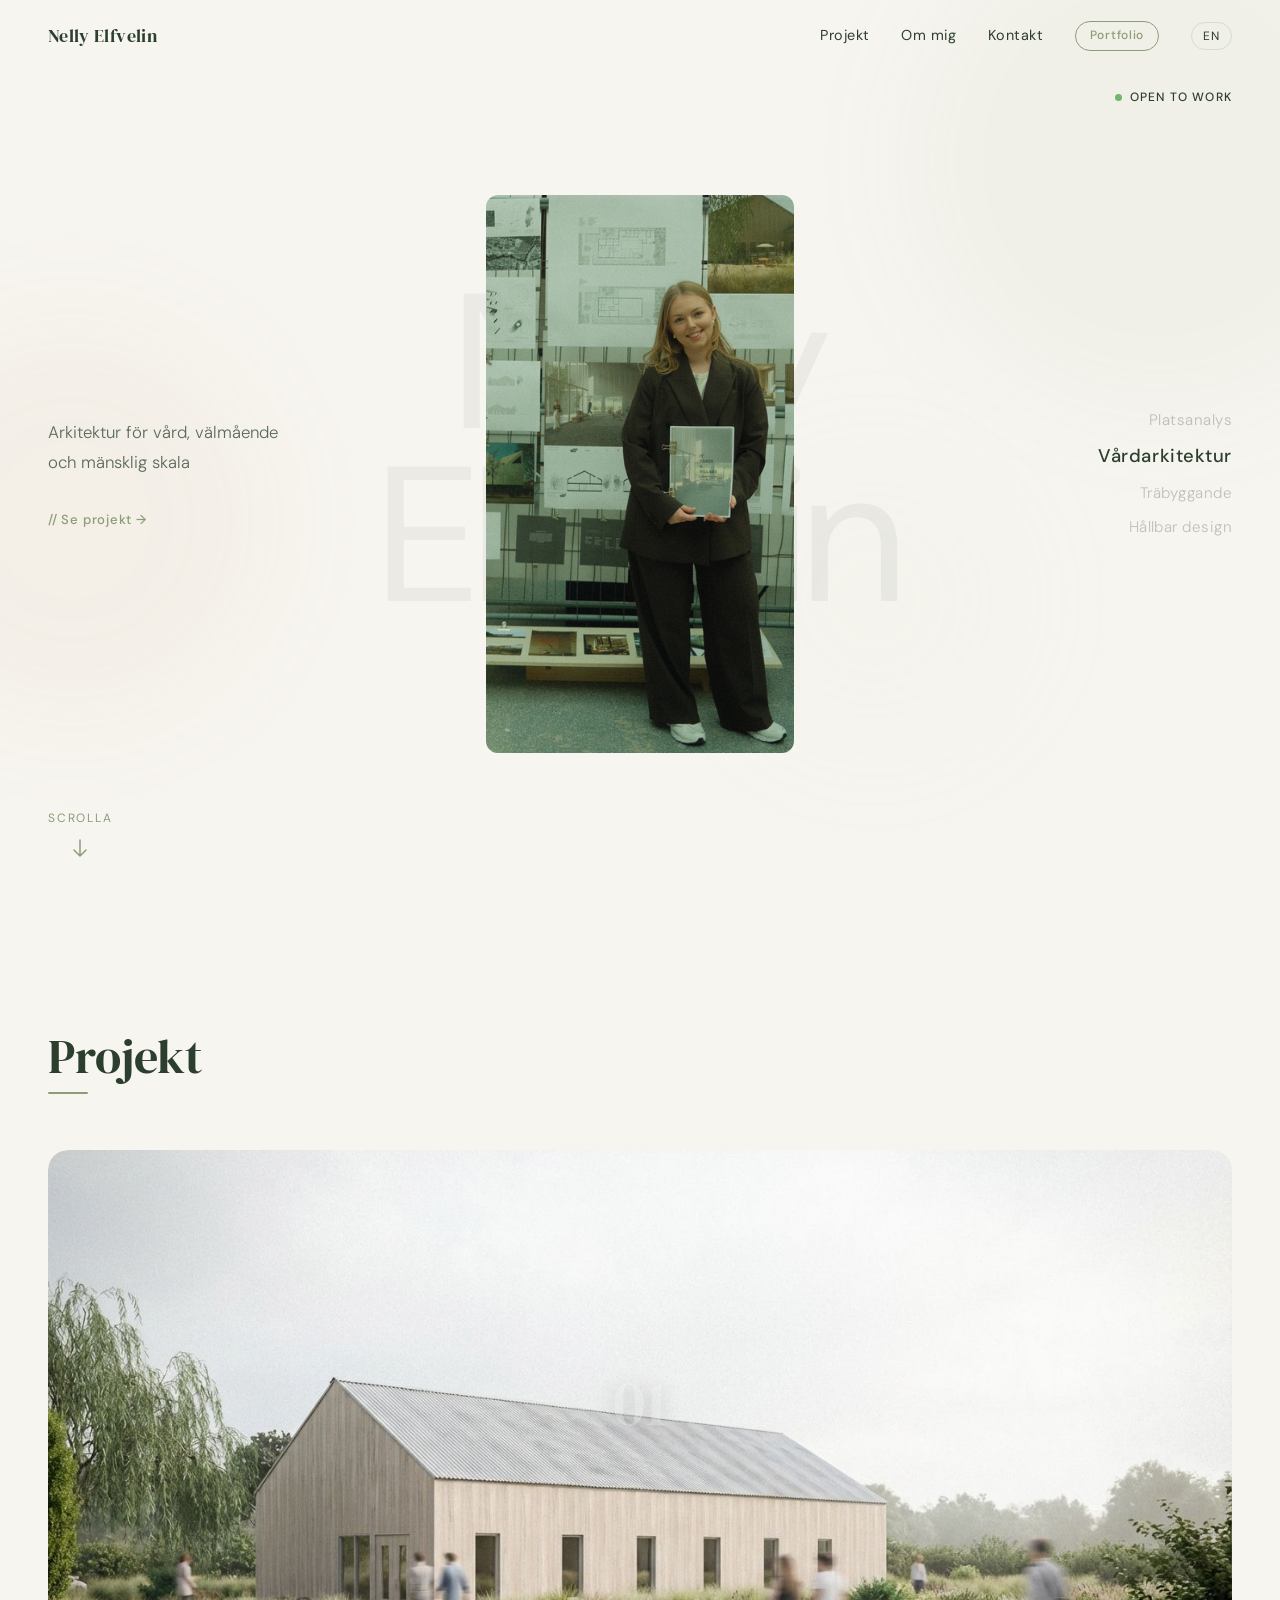
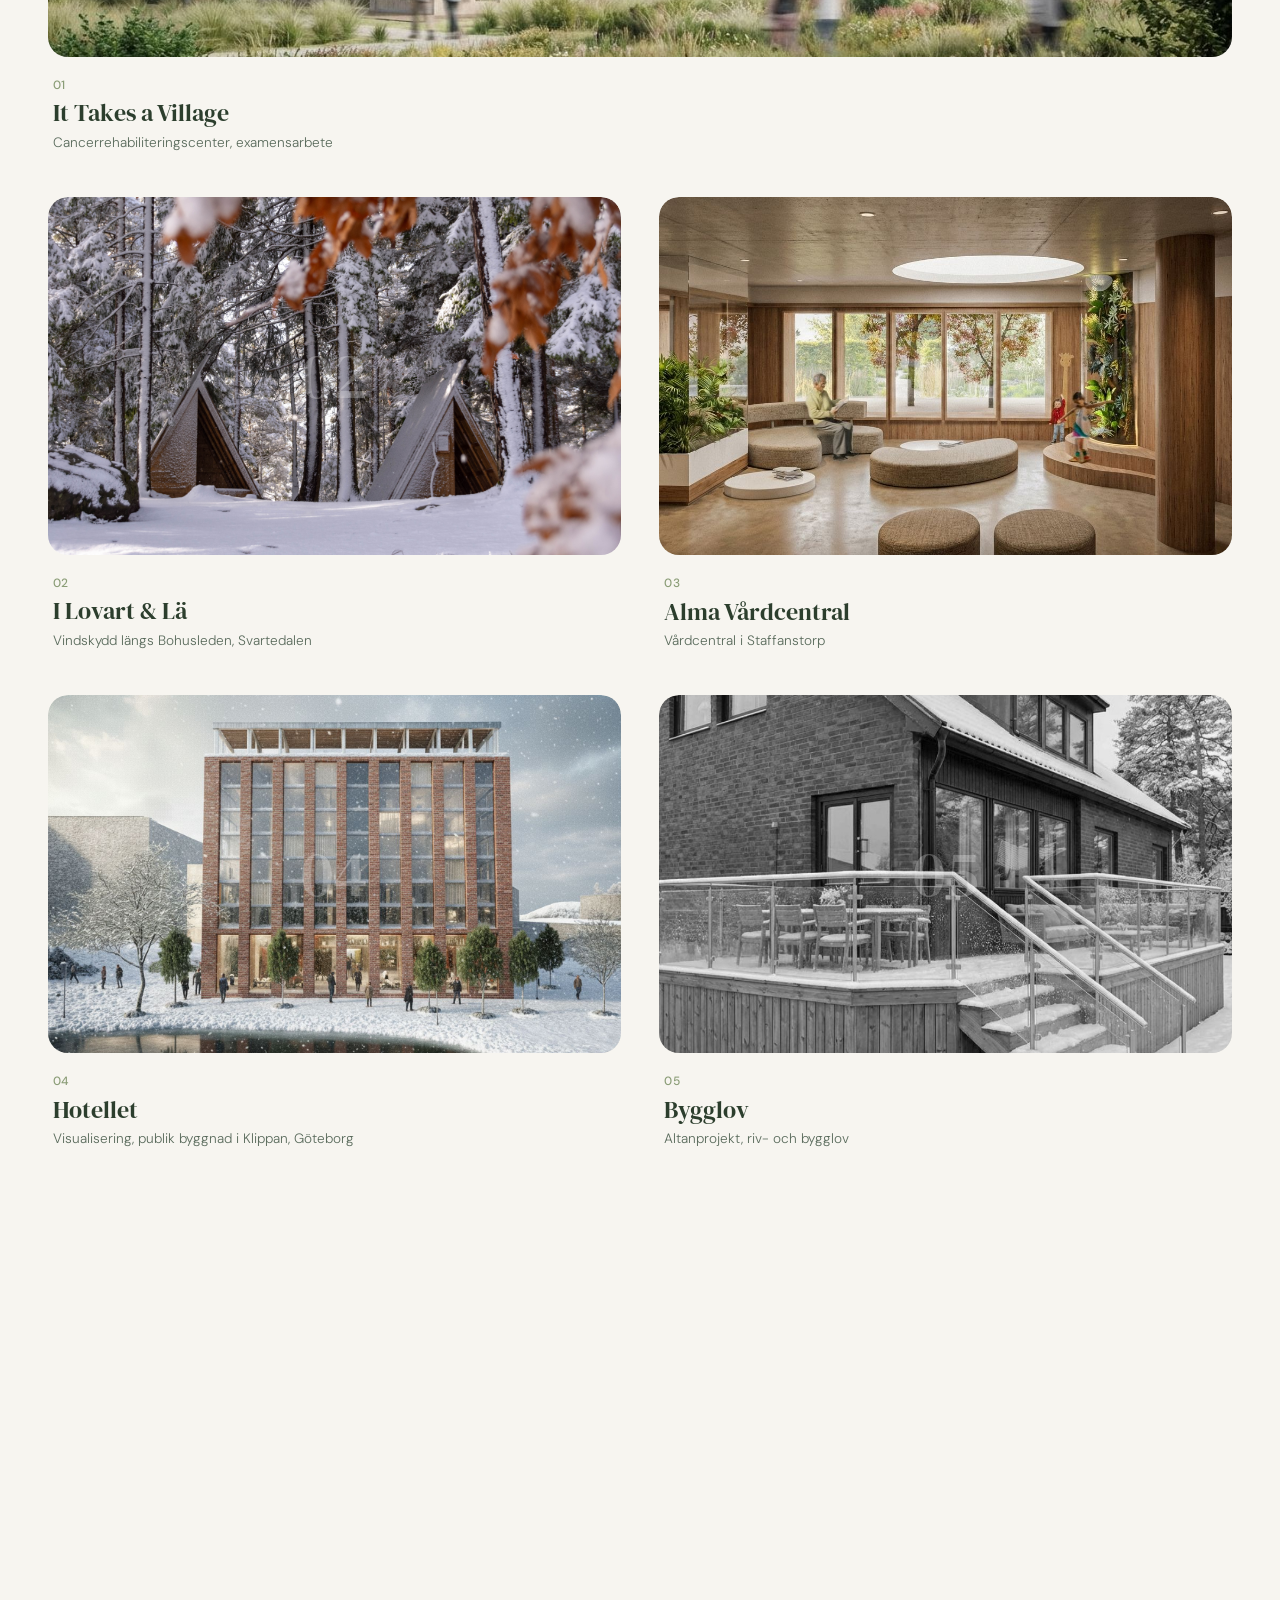
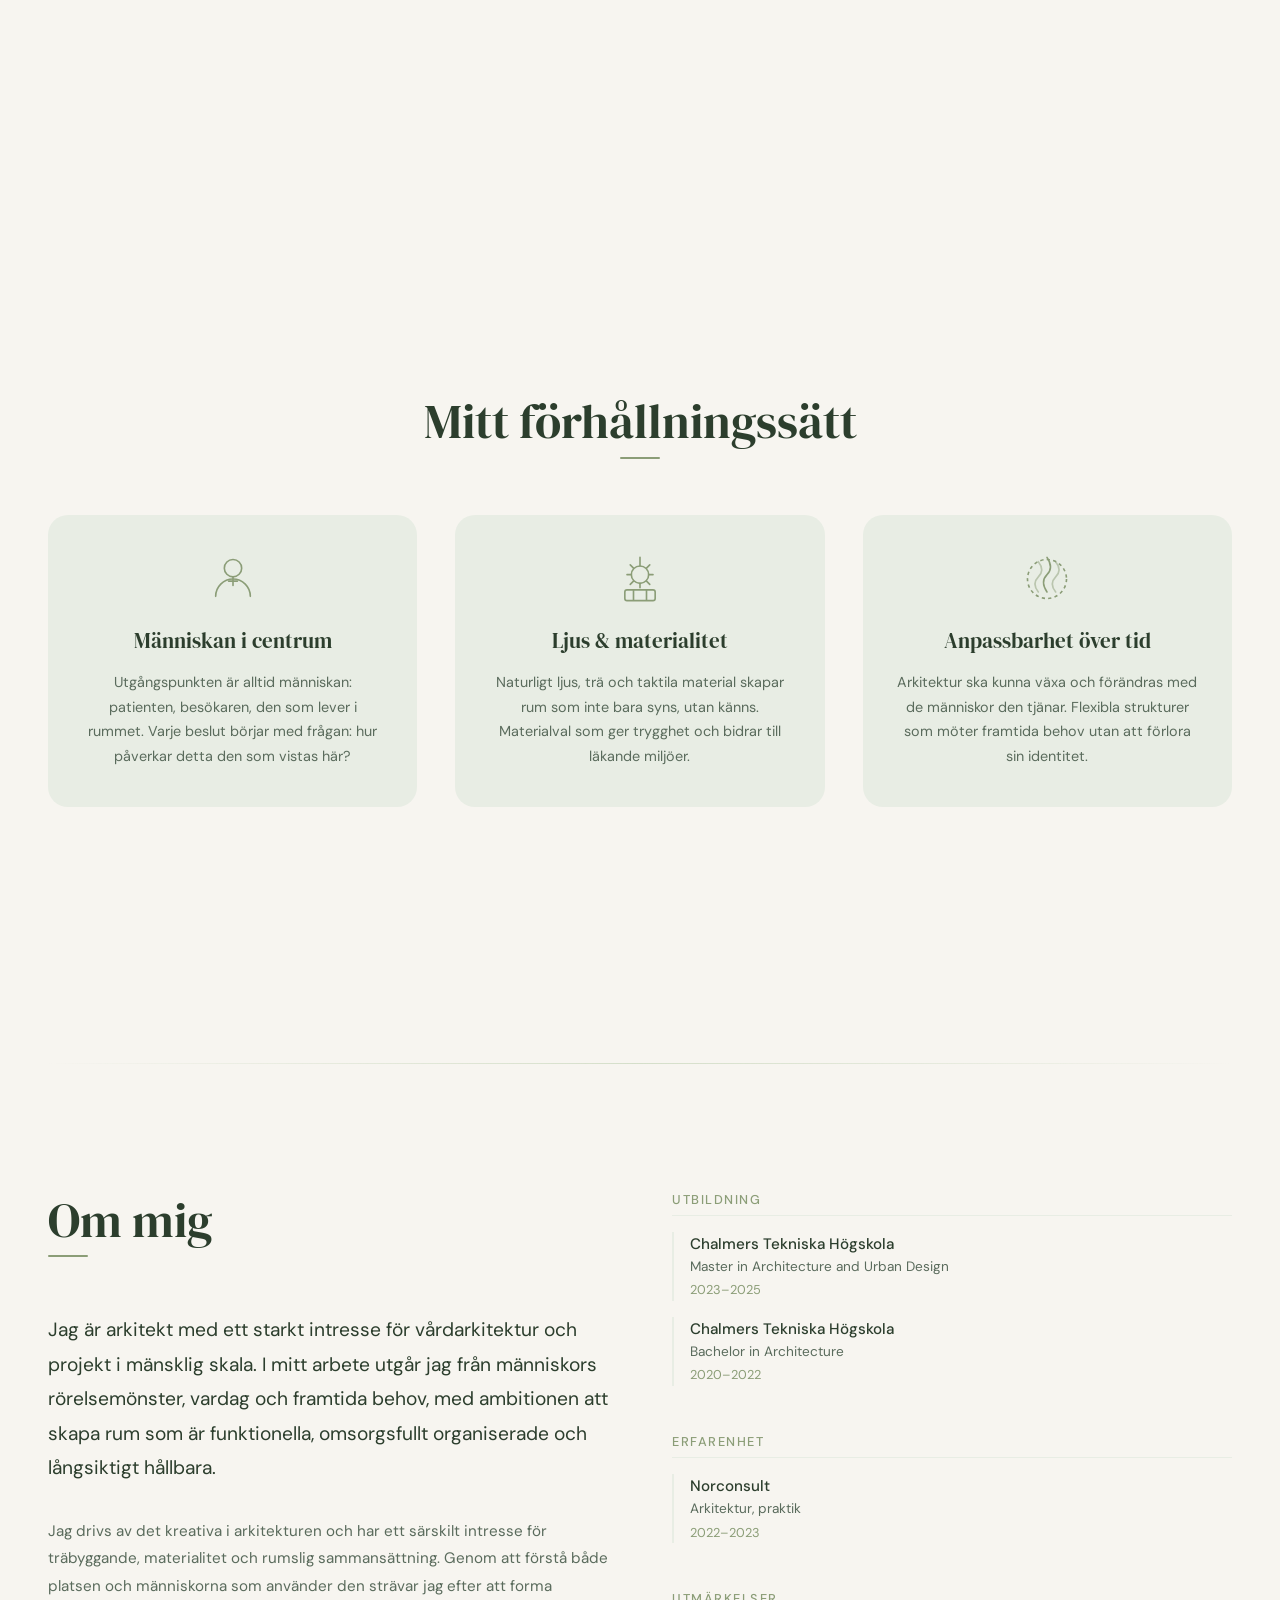
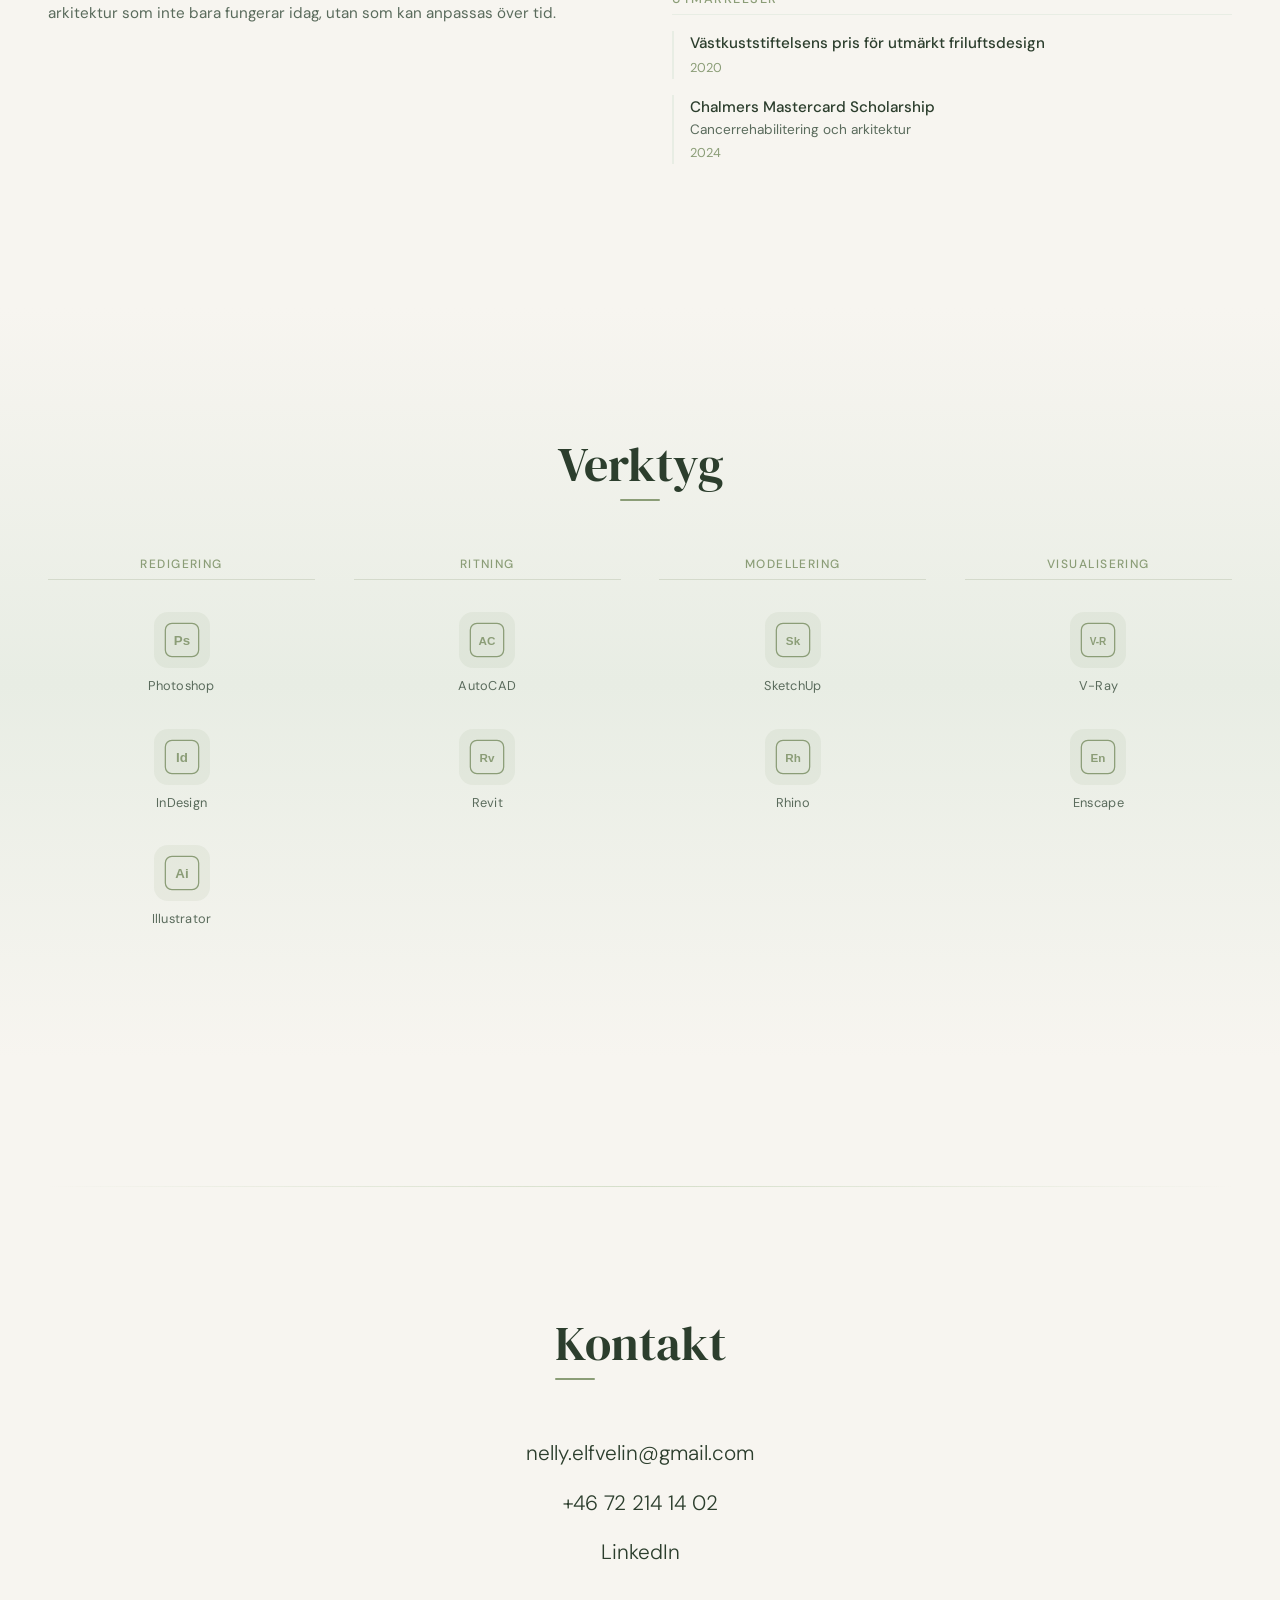
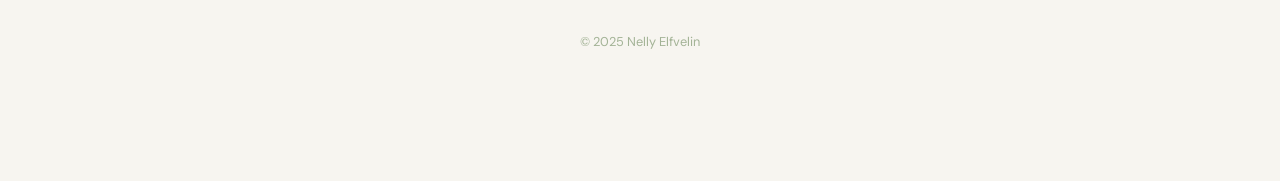
<file: index.html>
<!DOCTYPE html>
<html lang="sv">
<head>
  <meta charset="UTF-8">
  <meta name="viewport" content="width=device-width, initial-scale=1.0">
  <title>Nelly Elfvelin | Arkitektur Portfolio</title>
  <meta name="description" content="Architecture portfolio of Nelly Elfvelin, healthcare architecture, sustainable design, and human-centered spaces.">
  <link rel="preconnect" href="https://fonts.googleapis.com">
  <link rel="preconnect" href="https://fonts.gstatic.com" crossorigin>
  <link href="https://fonts.googleapis.com/css2?family=DM+Sans:ital,wght@0,300;0,400;0,500;1,300;1,400&family=DM+Serif+Display&display=swap" rel="stylesheet">
  <link rel="stylesheet" href="css/style.css">
</head>
<body>

  <!-- Organic background shapes -->
  <div class="organic-shapes">
    <div class="organic-shape organic-shape--1"></div>
    <div class="organic-shape organic-shape--2"></div>
    <div class="organic-shape organic-shape--3"></div>
  </div>

  <!-- Navigation -->
  <nav class="nav" id="nav">
    <a href="index.html" class="nav__logo">Nelly Elfvelin</a>
    <div class="nav__links">
      <a href="#projects" data-i18n="nav.projects">Projekt</a>
      <a href="#about" data-i18n="nav.about">Om mig</a>
      <a href="#contact" data-i18n="nav.contact">Kontakt</a>
      <a href="portfolio.html" class="nav__portfolio-btn" data-i18n="nav.portfolio">Portfolio</a>
      <button class="lang-toggle" id="langToggle" aria-label="Switch language">EN</button>
    </div>
    <button class="nav__hamburger" id="hamburger" aria-label="Menu">
      <span></span>
      <span></span>
    </button>
  </nav>

  <!-- Mobile Menu -->
  <div class="mobile-menu" id="mobileMenu">
    <a href="#projects" data-i18n="nav.projects">Projekt</a>
    <a href="#about" data-i18n="nav.about">Om mig</a>
    <a href="#contact" data-i18n="nav.contact">Kontakt</a>
    <a href="portfolio.html" data-i18n="nav.portfolio">Portfolio</a>
    <button class="lang-toggle" id="langToggleMobile" aria-label="Switch language">EN</button>
  </div>

  <!-- Hero -->
  <header class="hero" id="hero">

    <div class="hero__open-badge anim-fade-up">
      <span class="hero__open-dot"></span>
      <span data-i18n="hero.open">Open to work</span>
    </div>

    <div class="hero__bg-name" aria-hidden="true">
      <span>Nelly</span>
      <span>Elfvelin</span>
    </div>

    <div class="hero__body">
      <div class="hero__left anim-fade-up anim-delay-3">
        <p class="hero__tagline" data-i18n="hero.tagline">Arkitektur för vård, välmående och mänsklig skala</p>
        <a href="#projects" class="hero__cta" data-i18n="hero.cta">// Se projekt &rarr;</a>
      </div>

      <div class="hero__portrait-wrap anim-fade-up anim-delay-1">
        <img src="images/nelly-portrait.jpg" alt="Nelly Elfvelin">
      </div>

      <div class="hero__right anim-fade-up anim-delay-2">
        <ul class="hero__specialties">
          <li data-i18n="hero.spec1">Platsanalys</li>
          <li class="hero__specialty--active" data-i18n="hero.spec2">Vårdarkitektur</li>
          <li data-i18n="hero.spec3">Träbyggande</li>
          <li data-i18n="hero.spec4">Hållbar design</li>
        </ul>
      </div>
    </div>

    <div class="hero__scroll-indicator anim-fade-up anim-delay-4">
      <span data-i18n="hero.scroll">Scrolla</span>
      <svg width="16" height="24" viewBox="0 0 16 24" fill="none">
        <path d="M8 4V20M8 20L2 14M8 20L14 14" stroke="currentColor" stroke-width="1.5" stroke-linecap="round" stroke-linejoin="round"/>
      </svg>
    </div>
  </header>

  <!-- Projects -->
  <section class="projects" id="projects">
    <h2 class="section-title reveal" data-i18n="projects.title">Projekt</h2>

    <div class="projects__grid">

      <!-- Project 01 -->
      <a href="projects/it-takes-a-village.html" class="project-card reveal">
        <div class="project-card__image-wrap">
          <div class="project-card__image" style="background-image: url('images/projects/01-village/cover.jpg');">
            <div class="project-card__placeholder">01</div>
          </div>
        </div>
        <div class="project-card__info">
          <span class="project-card__number">01</span>
          <h3 class="project-card__title">It Takes a Village</h3>
          <p class="project-card__desc" data-i18n="project.01.desc">Cancerrehabiliteringscenter , Examensarbete</p>
        </div>
      </a>

      <!-- Project 02 -->
      <a href="projects/vindskyddet.html" class="project-card reveal">
        <div class="project-card__image-wrap">
          <div class="project-card__image" style="background-image: url('images/projects/02-vindskydd/cover.jpg');">
            <div class="project-card__placeholder">02</div>
          </div>
        </div>
        <div class="project-card__info">
          <span class="project-card__number">02</span>
          <h3 class="project-card__title">I Lovart & Lä</h3>
          <p class="project-card__desc" data-i18n="project.02.desc">Vindskydd , Bohusleden, Svartedalen</p>
        </div>
      </a>

      <!-- Project 03 -->
      <a href="projects/alma-vardcentral.html" class="project-card reveal">
        <div class="project-card__image-wrap">
          <div class="project-card__image" style="background-image: url('images/projects/03-vardcentral/cover.jpg');">
            <div class="project-card__placeholder">03</div>
          </div>
        </div>
        <div class="project-card__info">
          <span class="project-card__number">03</span>
          <h3 class="project-card__title">Alma Vårdcentral</h3>
          <p class="project-card__desc" data-i18n="project.03.desc">Vårdcentral , Staffanstorp</p>
        </div>
      </a>

      <!-- Project 04 -->
      <a href="projects/hotellet.html" class="project-card reveal">
        <div class="project-card__image-wrap">
          <div class="project-card__image" style="background-image: url('images/projects/04-hotellet/cover.jpg');">
            <div class="project-card__placeholder">04</div>
          </div>
        </div>
        <div class="project-card__info">
          <span class="project-card__number">04</span>
          <h3 class="project-card__title">Hotellet</h3>
          <p class="project-card__desc" data-i18n="project.04.desc">Visualisering av publik byggnad , Klippan, Göteborg</p>
        </div>
      </a>

      <!-- Project 05 -->
      <a href="projects/bygglov.html" class="project-card reveal">
        <div class="project-card__image-wrap">
          <div class="project-card__image" style="background-image: url('images/projects/05-bygglov/cover.jpg');">
            <div class="project-card__placeholder">05</div>
          </div>
        </div>
        <div class="project-card__info">
          <span class="project-card__number">05</span>
          <h3 class="project-card__title">Bygglov</h3>
          <p class="project-card__desc" data-i18n="project.05.desc">Altanprojekt , Riv- och bygglov</p>
        </div>
      </a>

    </div>
  </section>

  <!-- Philosophy -->
  <section class="philosophy reveal">
    <div class="philosophy__leaf">&#10047;</div>
    <p class="philosophy__quote" data-i18n="philosophy.quote">Jag tror att rum kan läka. Genom ljus, materialval och omsorgsfull planering skapar jag arkitektur som stödjer människors välmående , varje dag.</p>
  </section>

  <!-- Approach -->
  <section class="approach" id="approach">
    <h2 class="section-title reveal" data-i18n="approach.title">Mitt förhållningssätt</h2>
    <div class="approach__grid reveal reveal-stagger">

      <div class="approach__card">
        <div class="approach__icon">
          <svg viewBox="0 0 48 48" fill="none" xmlns="http://www.w3.org/2000/svg">
            <circle cx="24" cy="14" r="8" stroke="currentColor" stroke-width="1.5"/>
            <path d="M8 40c0-8.837 7.163-16 16-16s16 7.163 16 16" stroke="currentColor" stroke-width="1.5" stroke-linecap="round"/>
            <path d="M24 22v8M20 26h8" stroke="currentColor" stroke-width="1.5" stroke-linecap="round"/>
          </svg>
        </div>
        <h3 data-i18n="approach.pillar1.title">Människan i centrum</h3>
        <p data-i18n="approach.pillar1.desc">Utgångspunkten är alltid människan , patienten, besökaren, den som lever i rummet. Varje beslut börjar med frågan: hur påverkar detta den som vistas här?</p>
      </div>

      <div class="approach__card">
        <div class="approach__icon">
          <svg viewBox="0 0 48 48" fill="none" xmlns="http://www.w3.org/2000/svg">
            <circle cx="24" cy="20" r="8" stroke="currentColor" stroke-width="1.5"/>
            <path d="M24 12V4M24 28v4M32 20h4M16 20h-4" stroke="currentColor" stroke-width="1.5" stroke-linecap="round"/>
            <path d="M30 14l3-3M18 26l-3 3M30 26l3 3M18 14l-3-3" stroke="currentColor" stroke-width="1.5" stroke-linecap="round"/>
            <rect x="10" y="34" width="28" height="10" rx="2" stroke="currentColor" stroke-width="1.5"/>
            <path d="M18 34v10M30 34v10" stroke="currentColor" stroke-width="1.5"/>
          </svg>
        </div>
        <h3 data-i18n="approach.pillar2.title">Ljus & materialitet</h3>
        <p data-i18n="approach.pillar2.desc">Naturligt ljus, trä och taktila material skapar rum som inte bara syns, utan känns. Materialval som ger trygghet och bidrar till läkande miljöer.</p>
      </div>

      <div class="approach__card">
        <div class="approach__icon">
          <svg viewBox="0 0 48 48" fill="none" xmlns="http://www.w3.org/2000/svg">
            <path d="M24 4c4 6 4 12 0 16s-4 10 0 16" stroke="currentColor" stroke-width="1.5" stroke-linecap="round"/>
            <path d="M16 8c4 5 4 10 0 14s-4 9 0 14" stroke="currentColor" stroke-width="1.5" stroke-linecap="round" opacity="0.5"/>
            <path d="M32 8c4 5 4 10 0 14s-4 9 0 14" stroke="currentColor" stroke-width="1.5" stroke-linecap="round" opacity="0.5"/>
            <circle cx="24" cy="24" r="18" stroke="currentColor" stroke-width="1.5" stroke-dasharray="3 3"/>
          </svg>
        </div>
        <h3 data-i18n="approach.pillar3.title">Anpassbarhet över tid</h3>
        <p data-i18n="approach.pillar3.desc">Arkitektur ska kunna växa och förändras med de människor den bistår. Flexibla strukturer som möter framtida behov utan att förlora sin identitet.</p>
      </div>

    </div>
  </section>

  <!-- About -->
  <section class="about" id="about">
    <div class="about__divider"></div>
    <div class="about__content">
      <div class="about__text reveal">
        <h2 class="section-title" data-i18n="about.title">Om mig</h2>
        <p class="about__intro" data-i18n="about.intro">Jag är arkitekt med ett starkt intresse för vårdarkitektur och projekt i mänsklig skala. I mitt arbete utgår jag från människors rörelsemönster, vardag och framtida behov, med ambitionen att skapa rum som är funktionella, omsorgsfullt organiserade och långsiktigt hållbara.</p>
        <p class="about__body" data-i18n="about.body">Jag drivs av det kreativa i arkitekturen och har ett särskilt intresse för träbyggande, materialitet och rumslig sammansättning. Genom att förstå både platsen och människorna som använder den strävar jag efter att forma arkitektur som inte bara fungerar idag, utan som kan anpassas över tid.</p>
      </div>
      <div class="about__details reveal reveal-stagger">
        <div class="about__section">
          <h3 data-i18n="about.education">Utbildning</h3>
          <div class="about__item">
            <span class="about__item-title">Chalmers Tekniska Högskola</span>
            <span class="about__item-sub">Master in Architecture and Urban Design</span>
            <span class="about__item-year">2023–2025</span>
          </div>
          <div class="about__item">
            <span class="about__item-title">Chalmers Tekniska Högskola</span>
            <span class="about__item-sub">Bachelor in Architecture</span>
            <span class="about__item-year">2020–2022</span>
          </div>
        </div>
        <div class="about__section">
          <h3 data-i18n="about.experience">Erfarenhet</h3>
          <div class="about__item">
            <span class="about__item-title">Norconsult</span>
            <span class="about__item-sub" data-i18n="about.norconsult">Arkitektur, praktik</span>
            <span class="about__item-year">2022–2023</span>
          </div>
        </div>
        <div class="about__section">
          <h3 data-i18n="about.awards">Utmärkelser</h3>
          <div class="about__item">
            <span class="about__item-title" data-i18n="about.award1">Västkuststiftelsens pris för utmärkt friluftsdesign</span>
            <span class="about__item-year">2020</span>
          </div>
          <div class="about__item">
            <span class="about__item-title">Chalmers Mastercard Scholarship</span>
            <span class="about__item-sub" data-i18n="about.award2">Cancerrehabilitering och arkitektur</span>
            <span class="about__item-year">2024</span>
          </div>
        </div>
      </div>
    </div>
  </section>

  <!-- Tools -->
  <section class="tools" id="tools">
    <h2 class="section-title reveal" data-i18n="tools.title">Verktyg</h2>
    <div class="tools__grid reveal reveal-stagger">

      <!-- Editing -->
      <div class="tools__category">
        <h3 data-i18n="tools.editing">Redigering</h3>
        <div class="tools__items">
          <div class="tools__item">
            <div class="tools__icon">
              <svg viewBox="0 0 48 48" fill="none" xmlns="http://www.w3.org/2000/svg">
                <rect x="4" y="4" width="40" height="40" rx="8" stroke="currentColor" stroke-width="1.5"/>
                <text x="24" y="30" text-anchor="middle" fill="currentColor" font-family="sans-serif" font-size="16" font-weight="600">Ps</text>
              </svg>
            </div>
            <span>Photoshop</span>
          </div>
          <div class="tools__item">
            <div class="tools__icon">
              <svg viewBox="0 0 48 48" fill="none" xmlns="http://www.w3.org/2000/svg">
                <rect x="4" y="4" width="40" height="40" rx="8" stroke="currentColor" stroke-width="1.5"/>
                <text x="24" y="30" text-anchor="middle" fill="currentColor" font-family="sans-serif" font-size="16" font-weight="600">Id</text>
              </svg>
            </div>
            <span>InDesign</span>
          </div>
          <div class="tools__item">
            <div class="tools__icon">
              <svg viewBox="0 0 48 48" fill="none" xmlns="http://www.w3.org/2000/svg">
                <rect x="4" y="4" width="40" height="40" rx="8" stroke="currentColor" stroke-width="1.5"/>
                <text x="24" y="30" text-anchor="middle" fill="currentColor" font-family="sans-serif" font-size="16" font-weight="600">Ai</text>
              </svg>
            </div>
            <span>Illustrator</span>
          </div>
        </div>
      </div>

      <!-- Drawing -->
      <div class="tools__category">
        <h3 data-i18n="tools.drawing">Ritning</h3>
        <div class="tools__items">
          <div class="tools__item">
            <div class="tools__icon">
              <svg viewBox="0 0 48 48" fill="none" xmlns="http://www.w3.org/2000/svg">
                <rect x="4" y="4" width="40" height="40" rx="8" stroke="currentColor" stroke-width="1.5"/>
                <text x="24" y="30" text-anchor="middle" fill="currentColor" font-family="sans-serif" font-size="14" font-weight="600">AC</text>
              </svg>
            </div>
            <span>AutoCAD</span>
          </div>
          <div class="tools__item">
            <div class="tools__icon">
              <svg viewBox="0 0 48 48" fill="none" xmlns="http://www.w3.org/2000/svg">
                <rect x="4" y="4" width="40" height="40" rx="8" stroke="currentColor" stroke-width="1.5"/>
                <text x="24" y="30" text-anchor="middle" fill="currentColor" font-family="sans-serif" font-size="14" font-weight="600">Rv</text>
              </svg>
            </div>
            <span>Revit</span>
          </div>
        </div>
      </div>

      <!-- Modeling -->
      <div class="tools__category">
        <h3 data-i18n="tools.modeling">Modellering</h3>
        <div class="tools__items">
          <div class="tools__item">
            <div class="tools__icon">
              <svg viewBox="0 0 48 48" fill="none" xmlns="http://www.w3.org/2000/svg">
                <rect x="4" y="4" width="40" height="40" rx="8" stroke="currentColor" stroke-width="1.5"/>
                <text x="24" y="30" text-anchor="middle" fill="currentColor" font-family="sans-serif" font-size="14" font-weight="600">Sk</text>
              </svg>
            </div>
            <span>SketchUp</span>
          </div>
          <div class="tools__item">
            <div class="tools__icon">
              <svg viewBox="0 0 48 48" fill="none" xmlns="http://www.w3.org/2000/svg">
                <rect x="4" y="4" width="40" height="40" rx="8" stroke="currentColor" stroke-width="1.5"/>
                <text x="24" y="30" text-anchor="middle" fill="currentColor" font-family="sans-serif" font-size="14" font-weight="600">Rh</text>
              </svg>
            </div>
            <span>Rhino</span>
          </div>
        </div>
      </div>

      <!-- Visualization -->
      <div class="tools__category">
        <h3 data-i18n="tools.visualization">Visualisering</h3>
        <div class="tools__items">
          <div class="tools__item">
            <div class="tools__icon">
              <svg viewBox="0 0 48 48" fill="none" xmlns="http://www.w3.org/2000/svg">
                <rect x="4" y="4" width="40" height="40" rx="8" stroke="currentColor" stroke-width="1.5"/>
                <text x="24" y="30" text-anchor="middle" fill="currentColor" font-family="sans-serif" font-size="12" font-weight="600">V-R</text>
              </svg>
            </div>
            <span>V-Ray</span>
          </div>
          <div class="tools__item">
            <div class="tools__icon">
              <svg viewBox="0 0 48 48" fill="none" xmlns="http://www.w3.org/2000/svg">
                <rect x="4" y="4" width="40" height="40" rx="8" stroke="currentColor" stroke-width="1.5"/>
                <text x="24" y="30" text-anchor="middle" fill="currentColor" font-family="sans-serif" font-size="14" font-weight="600">En</text>
              </svg>
            </div>
            <span>Enscape</span>
          </div>
        </div>
      </div>

    </div>
  </section>

  <!-- Contact -->
  <footer class="contact" id="contact">
    <div class="contact__divider"></div>
    <div class="contact__content reveal">
      <h2 class="section-title" data-i18n="contact.title">Kontakt</h2>
      <div class="contact__links">
        <a href="mailto:nelly.elfvelin@gmail.com" class="contact__link">nelly.elfvelin@gmail.com</a>
        <a href="tel:+46722141402" class="contact__link">+46 72 214 14 02</a>
        <a href="https://www.linkedin.com/in/nelly-elfvelin-68bba9221/" class="contact__link" target="_blank" rel="noopener">LinkedIn</a>
      </div>
      <p class="contact__copy">&copy; 2025 Nelly Elfvelin</p>
    </div>
  </footer>

  <script src="js/main.js"></script>
</body>
</html>
</file>
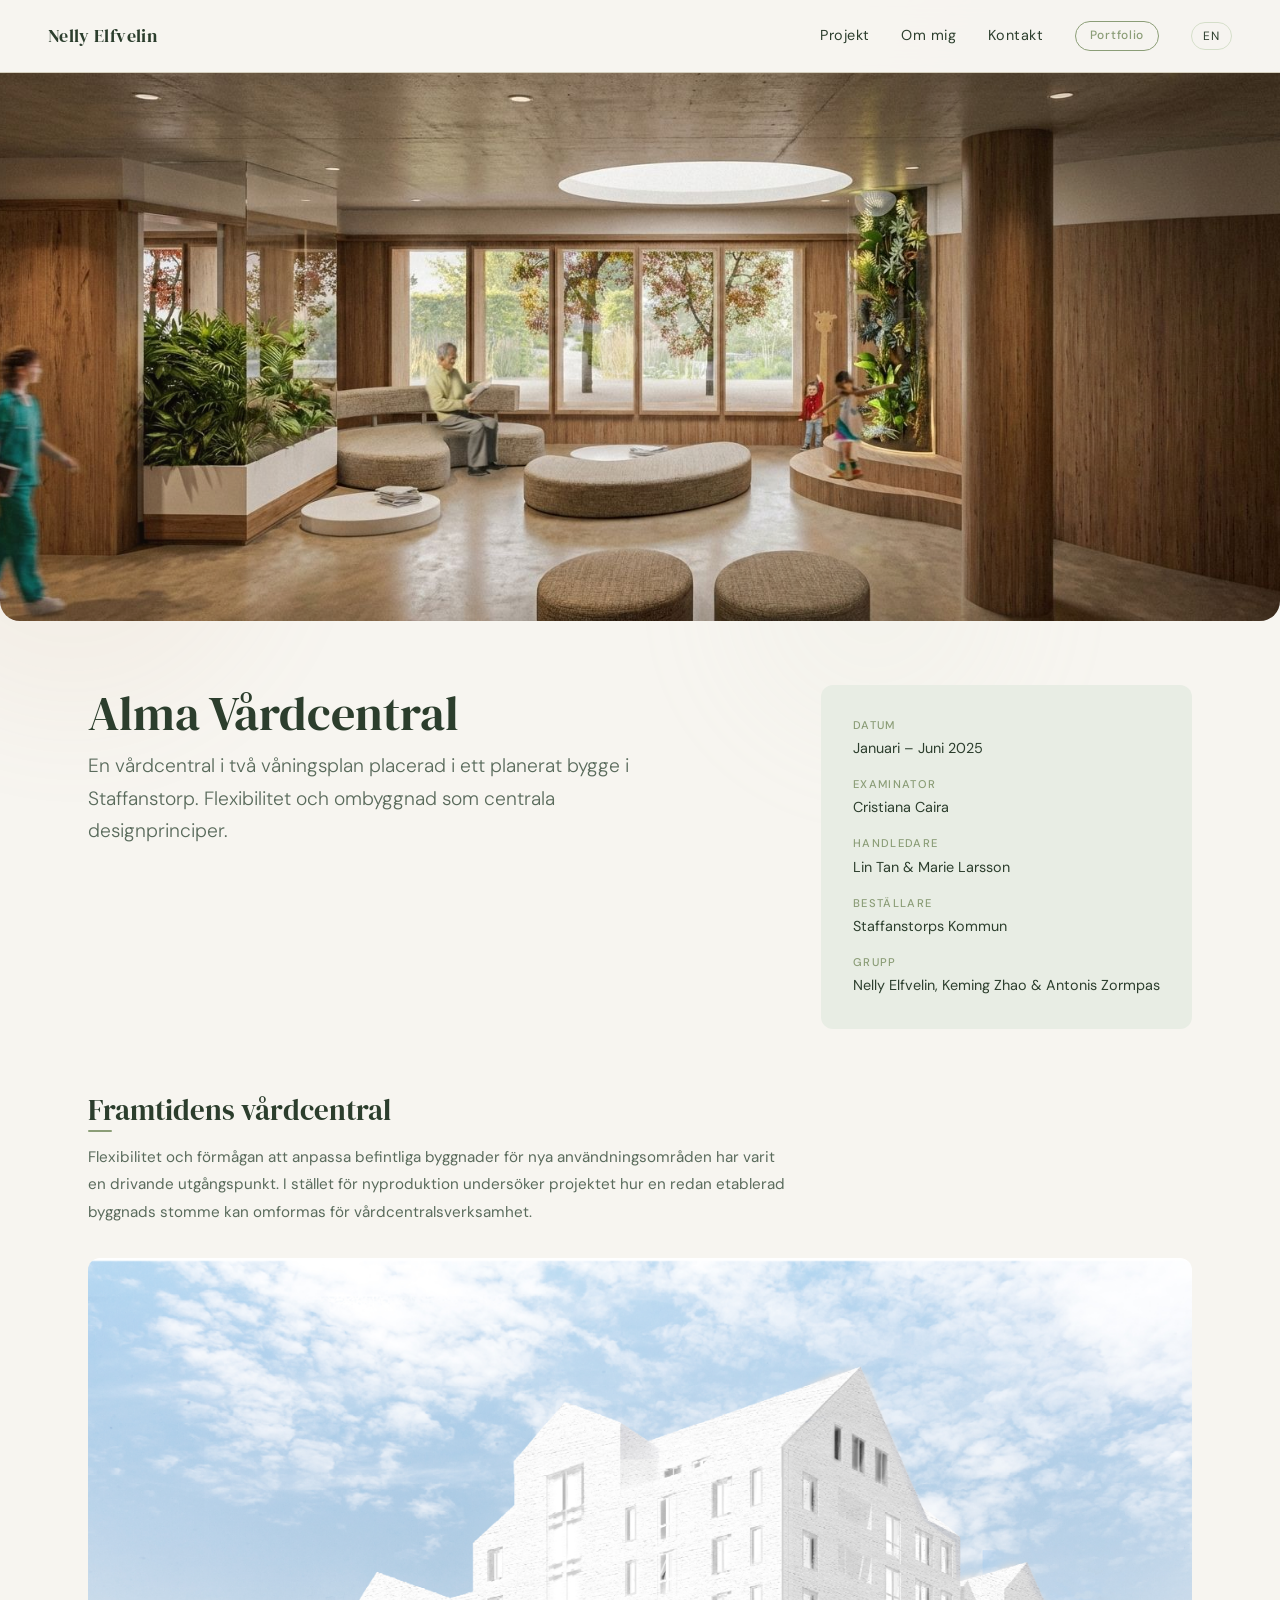
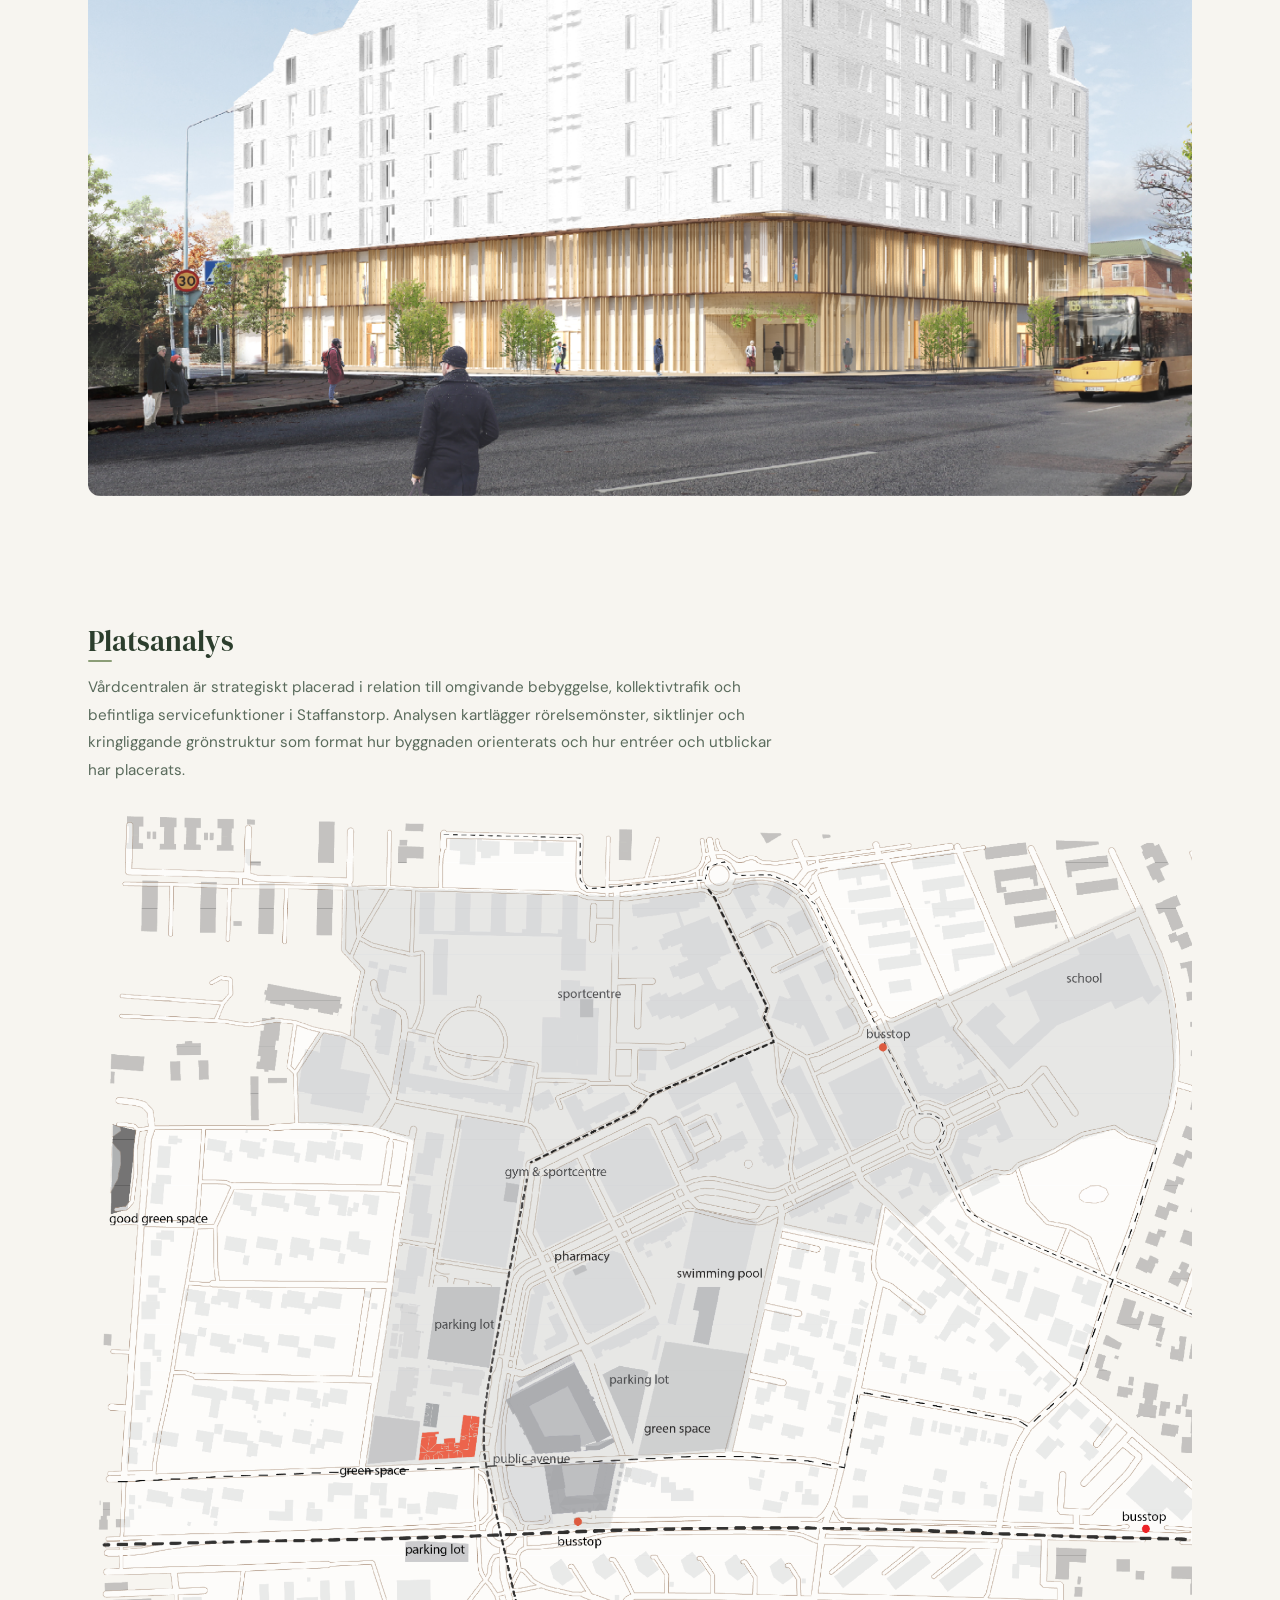
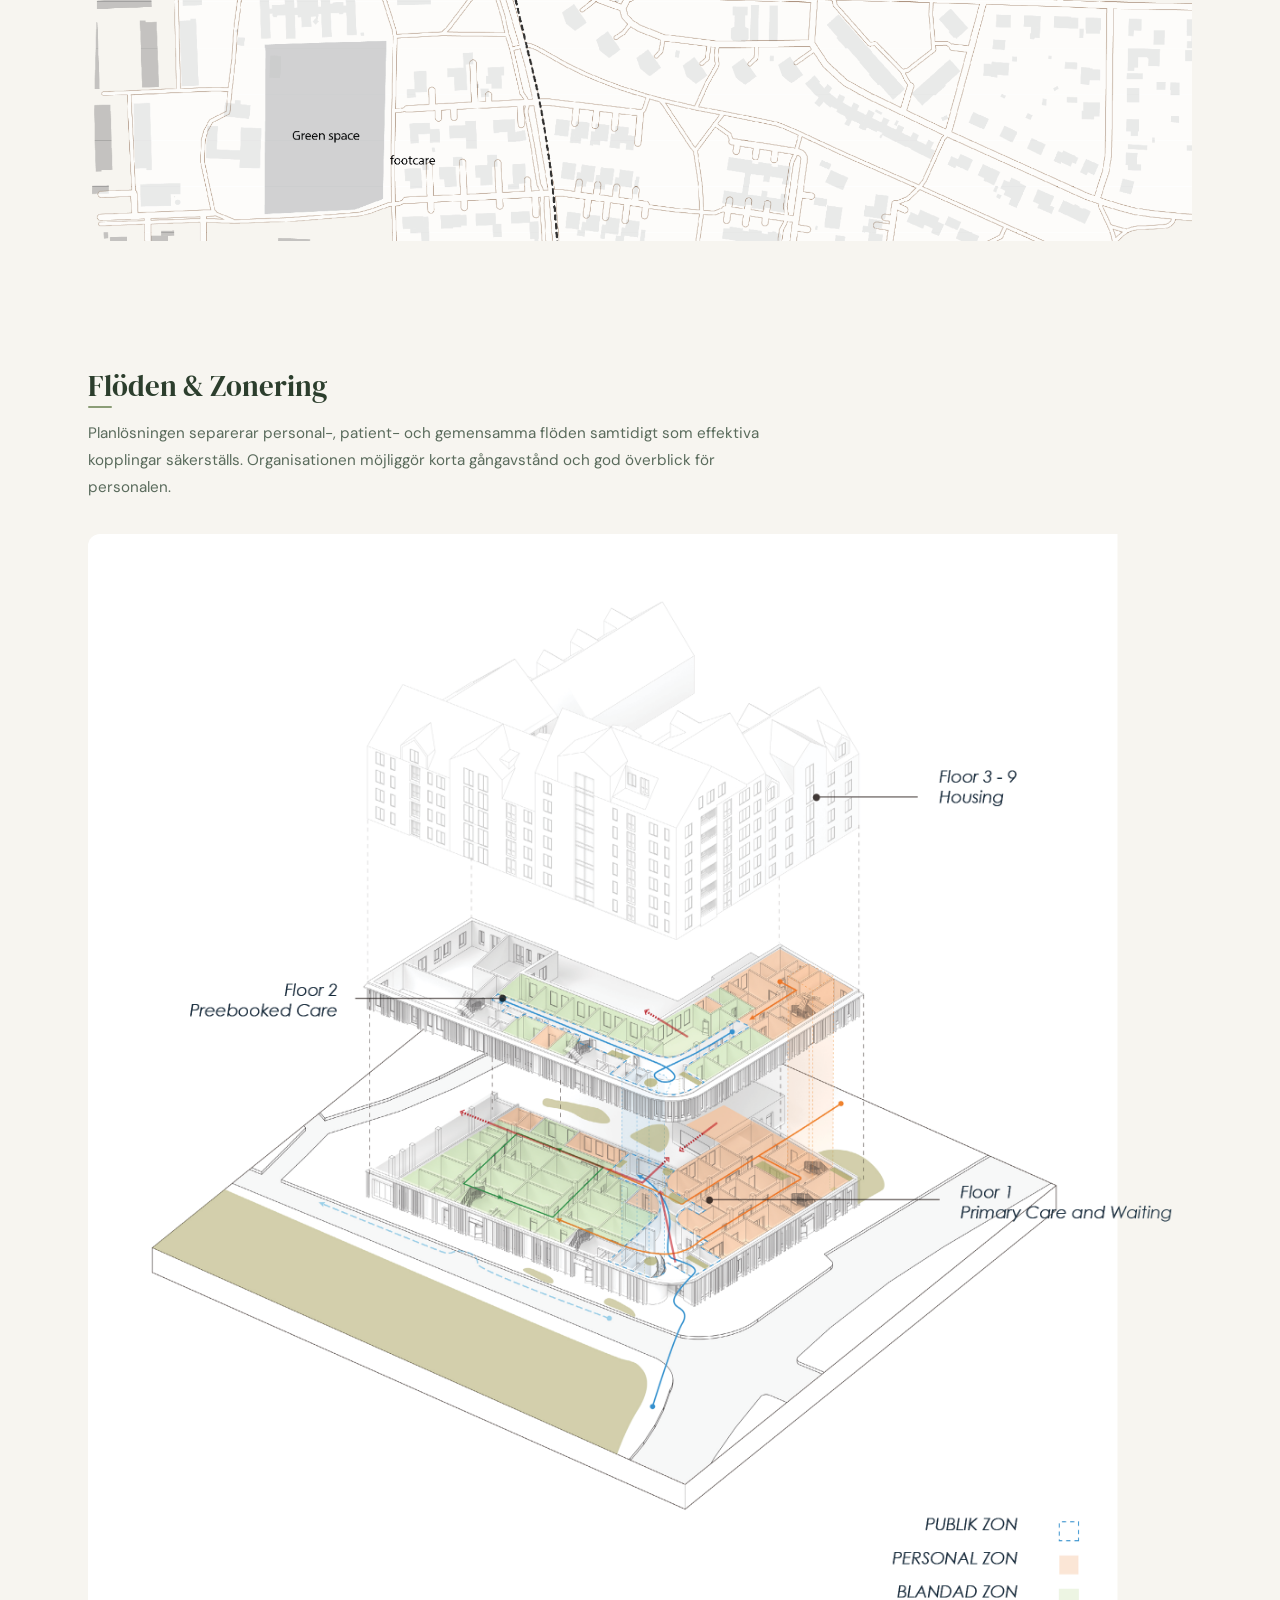
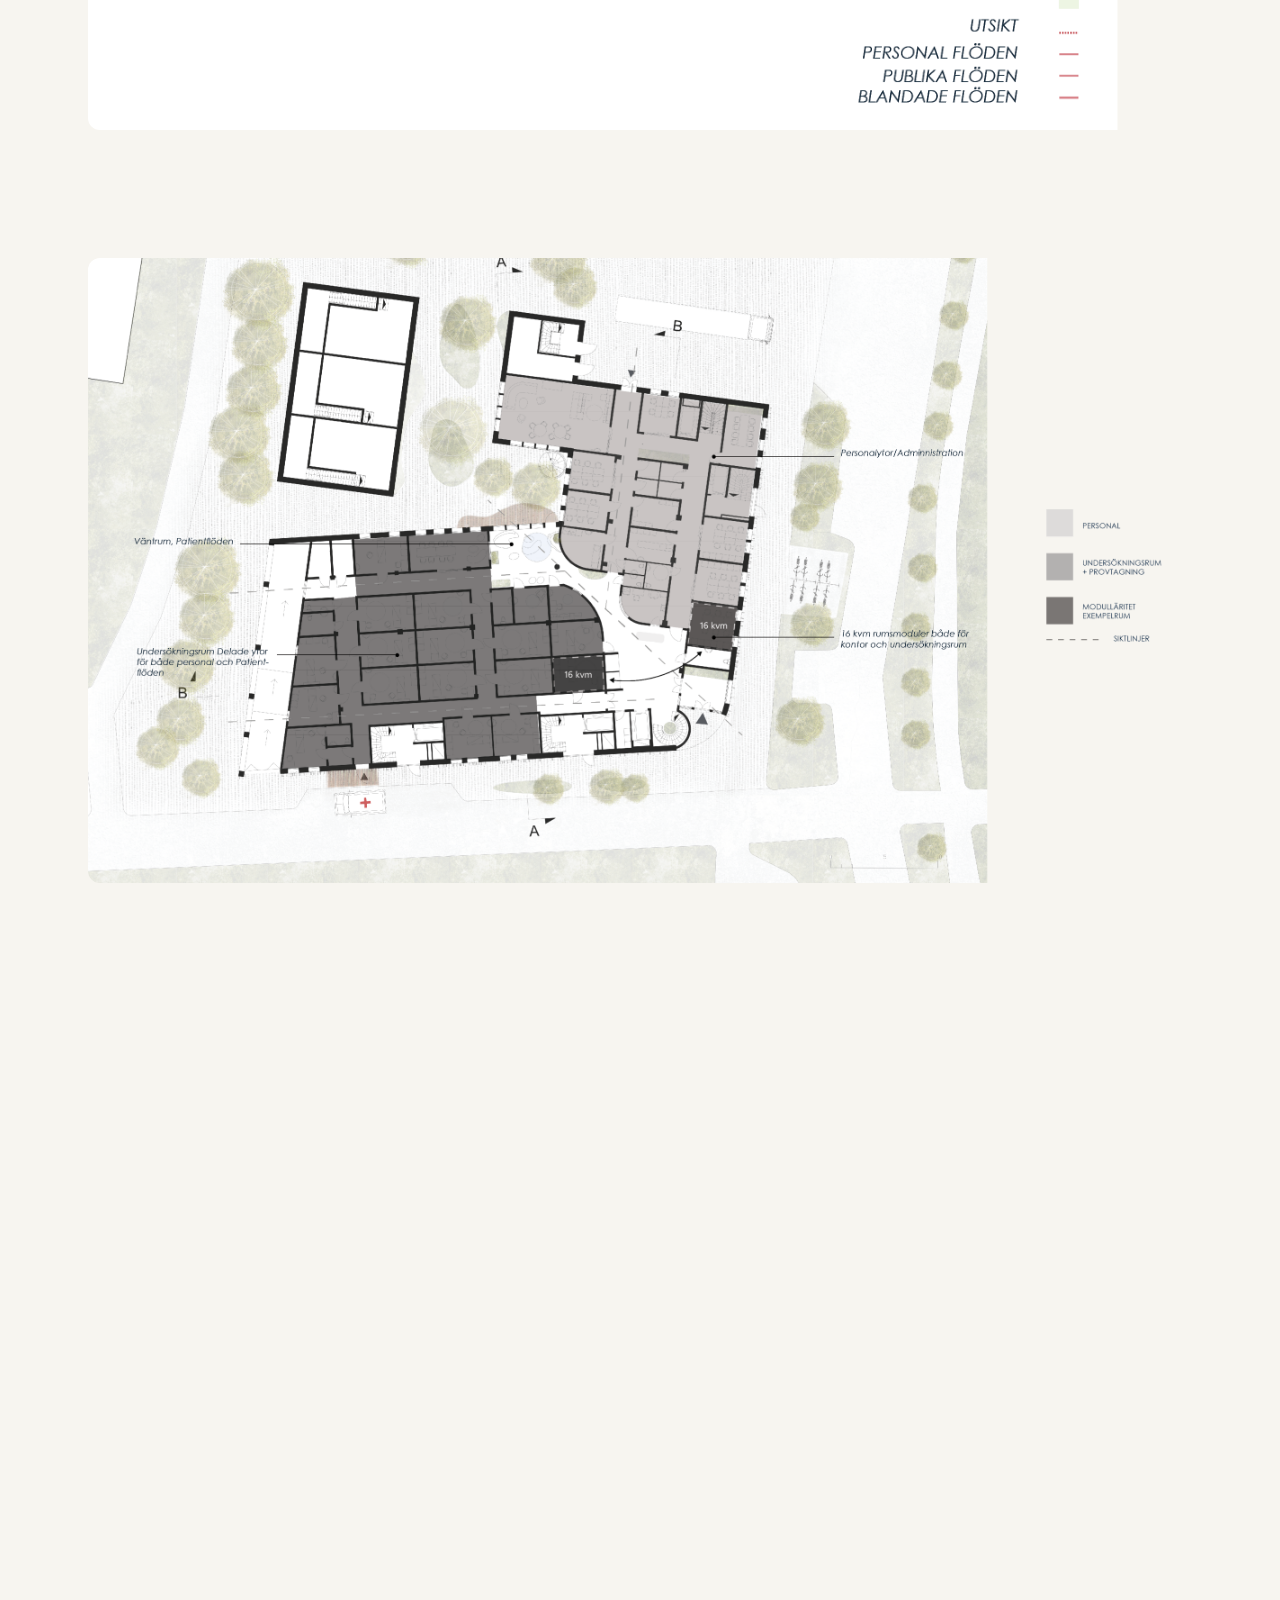
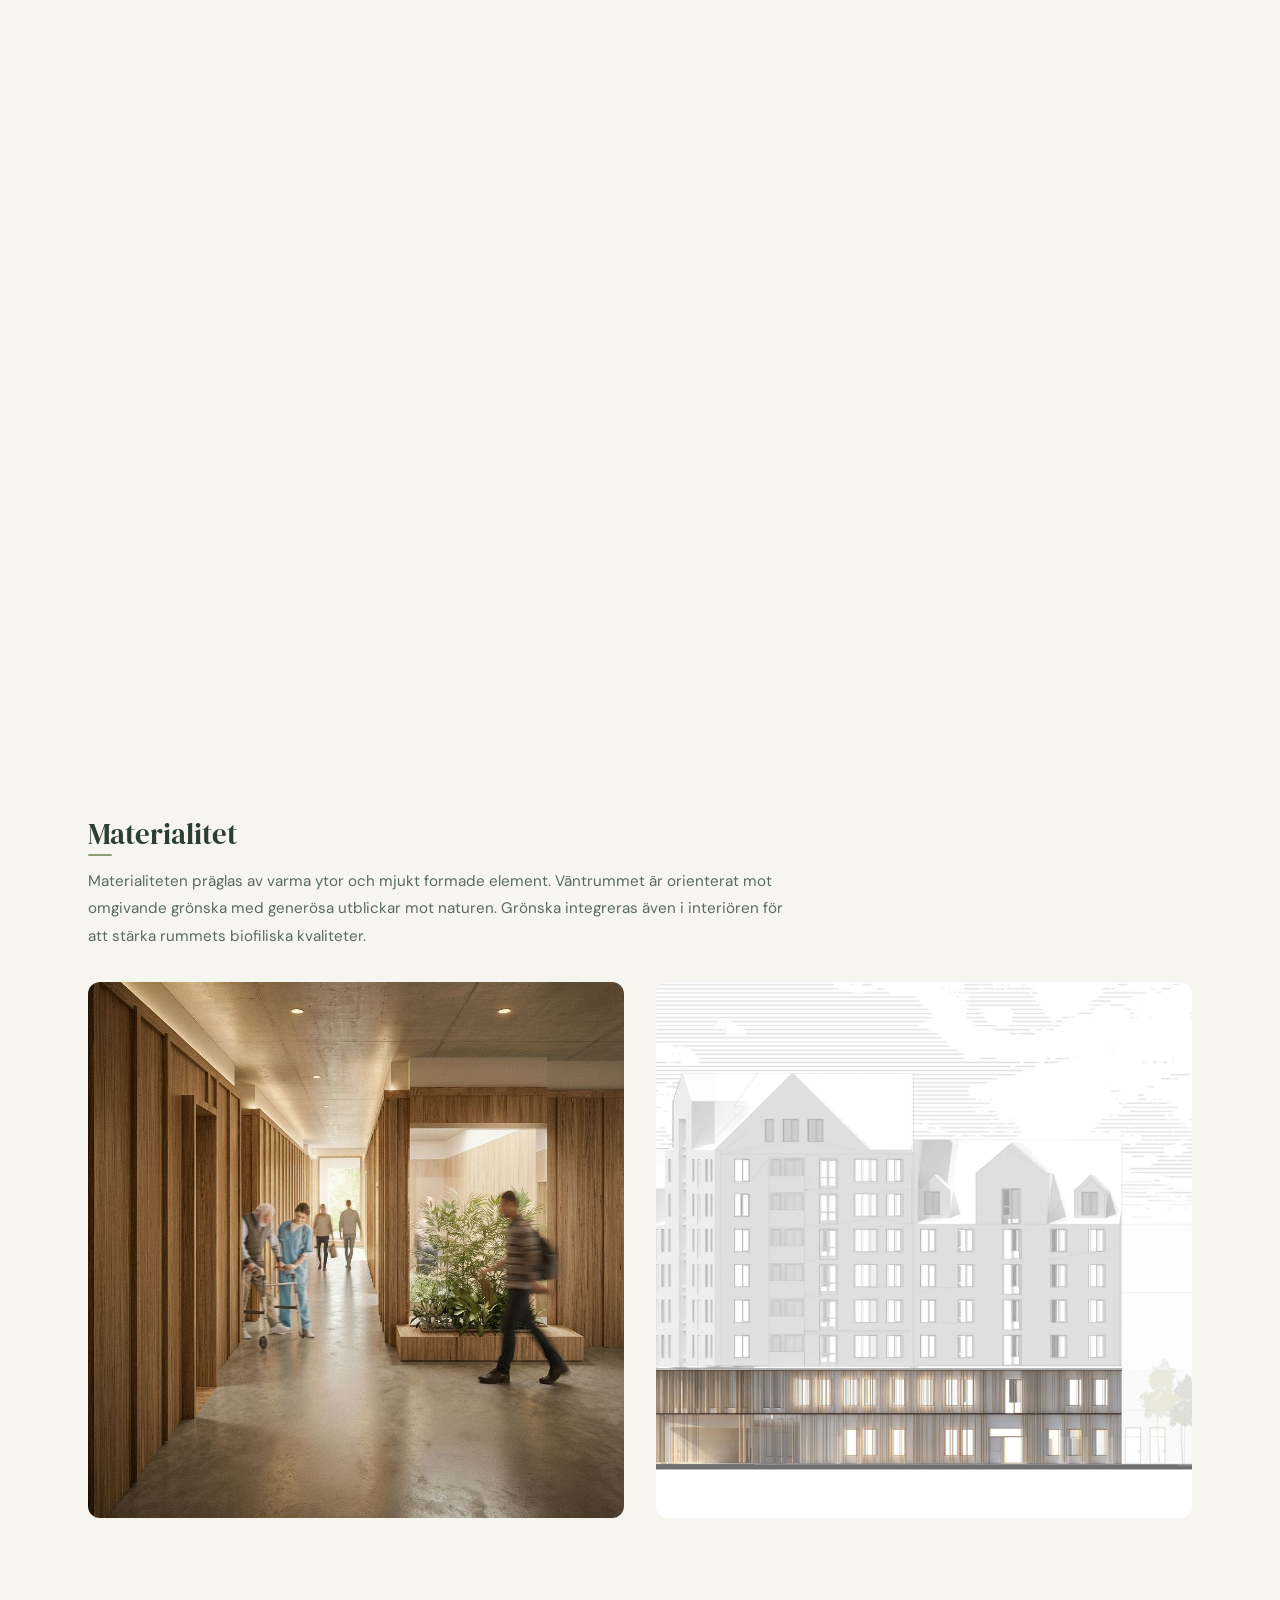
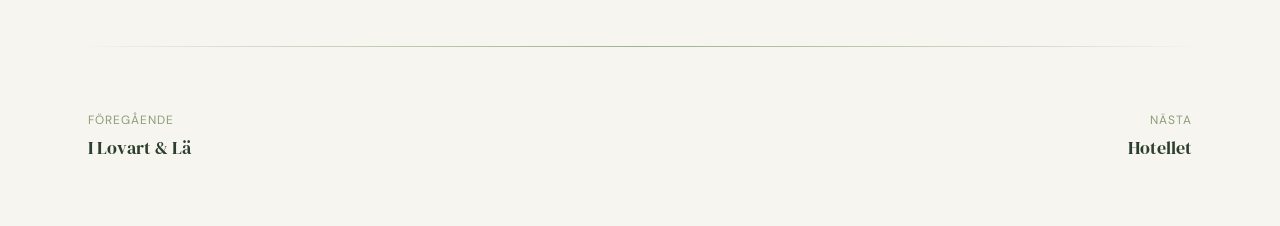
<file: projects/alma-vardcentral.html>
<!DOCTYPE html>
<html lang="sv">
<head>
  <meta charset="UTF-8">
  <meta name="viewport" content="width=device-width, initial-scale=1.0">
  <title>Alma Vårdcentral | Nelly Elfvelin</title>
  <link rel="preconnect" href="https://fonts.googleapis.com">
  <link rel="preconnect" href="https://fonts.gstatic.com" crossorigin>
  <link href="https://fonts.googleapis.com/css2?family=DM+Sans:ital,wght@0,300;0,400;0,500;1,300;1,400&family=DM+Serif+Display&display=swap" rel="stylesheet">
  <link rel="stylesheet" href="../css/style.css">
</head>
<body>

  <!-- Organic background shapes -->
  <div class="organic-shapes">
    <div class="organic-shape organic-shape--1"></div>
    <div class="organic-shape organic-shape--2"></div>
    <div class="organic-shape organic-shape--3"></div>
  </div>

  <nav class="nav scrolled" id="nav">
    <a href="../index.html" class="nav__logo">Nelly Elfvelin</a>
    <div class="nav__links">
      <a href="../index.html#projects" data-i18n="nav.projects">Projekt</a>
      <a href="../index.html#about" data-i18n="nav.about">Om mig</a>
      <a href="../index.html#contact" data-i18n="nav.contact">Kontakt</a>
      <a href="../portfolio.html" class="nav__portfolio-btn" data-i18n="nav.portfolio">Portfolio</a>
      <button class="lang-toggle" id="langToggle" aria-label="Switch language">EN</button>
    </div>
    <button class="nav__hamburger" id="hamburger" aria-label="Menu">
      <span></span>
      <span></span>
    </button>
  </nav>

  <div class="mobile-menu" id="mobileMenu">
    <a href="../index.html#projects" data-i18n="nav.projects">Projekt</a>
    <a href="../index.html#about" data-i18n="nav.about">Om mig</a>
    <a href="../index.html#contact" data-i18n="nav.contact">Kontakt</a>
    <a href="../portfolio.html" data-i18n="nav.portfolio">Portfolio</a>
    <button class="lang-toggle" id="langToggleMobile" aria-label="Switch language">EN</button>
  </div>

  <div class="project-hero" style="background-image: url('../images/projects/03-vardcentral/cover.jpg');">
    <span class="project-hero__placeholder">03</span>
  </div>

  <div class="project-header reveal">
    <div>
      <h1 class="project-header__title">Alma Vårdcentral</h1>
      <p class="project-header__subtitle" data-i18n="alma.subtitle">En vårdcentral i två våningsplan placerad i ett planerat bygge i Staffanstorp. Flexibilitet och ombyggnad som centrala designprinciper.</p>
    </div>
    <div class="project-meta">
      <div class="project-meta__item">
        <span class="project-meta__label" data-i18n="meta.date">Datum</span>
        <span class="project-meta__value">Januari – Juni 2025</span>
      </div>
      <div class="project-meta__item">
        <span class="project-meta__label" data-i18n="meta.examiner">Examinator</span>
        <span class="project-meta__value">Cristiana Caira</span>
      </div>
      <div class="project-meta__item">
        <span class="project-meta__label" data-i18n="meta.supervisor">Handledare</span>
        <span class="project-meta__value">Lin Tan & Marie Larsson</span>
      </div>
      <div class="project-meta__item">
        <span class="project-meta__label" data-i18n="meta.client">Beställare</span>
        <span class="project-meta__value">Staffanstorps Kommun</span>
      </div>
      <div class="project-meta__item">
        <span class="project-meta__label" data-i18n="meta.group">Grupp</span>
        <span class="project-meta__value">Nelly Elfvelin, Keming Zhao & Antonis Zormpas</span>
      </div>
    </div>
  </div>

  <div class="project-content">

    <div class="project-section reveal">
      <div class="project-section__text">
        <h3 data-i18n="alma.future.title">Framtidens vårdcentral</h3>
        <p data-i18n="alma.future.text">Flexibilitet och förmågan att anpassa befintliga byggnader för nya användningsområden har varit en drivande utgångspunkt. I stället för nyproduktion undersöker projektet hur en redan etablerad byggnads stomme kan omformas för vårdcentralsverksamhet.</p>
      </div>
      <img src="../images/projects/03-vardcentral/outside-render.png" alt="Rendering , Exteriör vårdcentral" class="project-image" loading="lazy">
    </div>

    <div class="project-section reveal">
      <div class="project-section__text">
        <h3 data-i18n="alma.site.title">Platsanalys</h3>
        <p data-i18n="alma.site.text">Vårdcentralen är strategiskt placerad i relation till omgivande bebyggelse, kollektivtrafik och befintliga servicefunktioner i Staffanstorp. Analysen kartlägger rörelsemönster, siktlinjer och kringliggande grönstruktur som format hur byggnaden orienterats och hur entréer och utblickar har placerats.</p>
      </div>
      <img src="../images/projects/03-vardcentral/site-analysis.png" alt="Platsanalys , Staffanstorp" class="project-image" loading="lazy">
    </div>

    <div class="project-section reveal">
      <div class="project-section__text">
        <h3 data-i18n="alma.flows.title">Flöden & Zonering</h3>
        <p data-i18n="alma.flows.text">Planlösningen separerar personal-, patient- och gemensamma flöden samtidigt som effektiva kopplingar säkerställs. Organisationen möjliggör korta gångavstånd och god överblick för personalen.</p>
      </div>
      <img src="../images/projects/03-vardcentral/flows-diagram.png" alt="Flödesdiagram" class="project-image" loading="lazy">
    </div>

    <div class="project-section reveal">
      <img src="../images/projects/03-vardcentral/floorplan-updated.png" alt="Planlösning" class="project-image" loading="lazy">
    </div>

    <div class="project-section reveal">
      <div class="project-section__text">
        <h3 data-i18n="alma.rooms.title">Flexibla undersökningsrum</h3>
        <p data-i18n="alma.rooms.text">Undersökningsrummen är utformade med en större yta än den traditionella standarden. Dimensioneringen tar avstamp i det mest ytkrävande rummet , vilket möjliggör att samtliga rum kan brukas flexibelt och anpassas för olika medicinska specialiteter och framtida verksamhetsbehov.</p>
      </div>
      <img src="../images/projects/03-vardcentral/examinationroom.png" alt="Undersökningsrum" class="project-image" loading="lazy" style="max-width: 420px;">
    </div>

    <div class="project-section reveal">
      <img src="../images/projects/03-vardcentral/facade-detail.png" alt="Fasaddetalj" class="project-image" loading="lazy">
    </div>

    <div class="project-section reveal">
      <div class="project-section__text">
        <h3 data-i18n="alma.materials.title">Materialitet</h3>
        <p data-i18n="alma.materials.text">Materialiteten präglas av varma ytor och mjukt formade element. Väntrummet är orienterat mot omgivande grönska med generösa utblickar mot naturen. Grönska integreras även i interiören för att stärka rummets biofiliska kvaliteter.</p>
      </div>
      <div class="project-image-grid">
        <img src="../images/projects/03-vardcentral/hallway.jpeg" alt="Rendering , Korridor" class="project-image" loading="lazy">
        <img src="../images/projects/03-vardcentral/facade.png" alt="Fasadgestaltning" class="project-image" loading="lazy">
      </div>
    </div>

  </div>

  <div class="project-nav__divider" style="max-width: 1200px; margin: 0 auto; padding: 0 clamp(1.5rem, 4vw, 3rem);"><div style="width: 100%; height: 1px; background: linear-gradient(90deg, transparent, #A3B396, transparent);"></div></div>
  <nav class="project-nav">
    <a href="vindskyddet.html" class="project-nav__link">
      <span data-i18n="nav.prev">Föregående</span>
      <span>I Lovart & Lä</span>
    </a>
    <a href="hotellet.html" class="project-nav__link project-nav__link--next">
      <span data-i18n="nav.next">Nästa</span>
      <span>Hotellet</span>
    </a>
  </nav>

  <script src="../js/main.js"></script>
  <script>
    Object.assign(translations.sv, {
      'alma.subtitle': 'En vårdcentral i två våningsplan placerad i ett planerat bygge i Staffanstorp. Flexibilitet och ombyggnad som centrala designprinciper.',
      'alma.future.title': 'Framtidens vårdcentral',
      'alma.future.text': 'Flexibilitet och förmågan att anpassa befintliga byggnader för nya användningsområden har varit en drivande utgångspunkt. I stället för nyproduktion undersöker projektet hur en redan etablerad byggnads stomme kan omformas för vårdcentralsverksamhet.',
      'alma.site.title': 'Platsanalys',
      'alma.site.text': 'Vårdcentralen är strategiskt placerad i relation till omgivande bebyggelse, kollektivtrafik och befintliga servicefunktioner i Staffanstorp. Analysen kartlägger rörelsemönster, siktlinjer och kringliggande grönstruktur som format hur byggnaden orienterats och hur entréer och utblickar har placerats.',
      'alma.flows.title': 'Flöden & Zonering',
      'alma.flows.text': 'Planlösningen separerar personal-, patient- och gemensamma flöden samtidigt som effektiva kopplingar säkerställs. Organisationen möjliggör korta gångavstånd och god överblick för personalen.',
      'alma.rooms.title': 'Flexibla undersökningsrum',
      'alma.rooms.text': 'Undersökningsrummen är utformade med en större yta än den traditionella standarden. Dimensioneringen tar avstamp i det mest ytkrävande rummet , vilket möjliggör att samtliga rum kan brukas flexibelt och anpassas för olika medicinska specialiteter och framtida verksamhetsbehov.',
      'alma.materials.title': 'Materialitet',
      'alma.materials.text': 'Materialiteten präglas av varma ytor och mjukt formade element. Väntrummet är orienterat mot omgivande grönska med generösa utblickar mot naturen. Grönska integreras även i interiören för att stärka rummets biofiliska kvaliteter.',
    });
    Object.assign(translations.en, {
      'alma.subtitle': 'A healthcare center on two floors within a planned building in Staffanstorp. Flexibility and adaptive reuse as core design principles.',
      'alma.future.title': 'The healthcare center of the future',
      'alma.future.text': 'Flexibility and the ability to adapt existing buildings for new purposes has been a driving starting point. Rather than new construction, the project explores how an established building\'s structure can be transformed for healthcare operations.',
      'alma.site.title': 'Site Analysis',
      'alma.site.text': 'The healthcare center is strategically positioned in relation to surrounding development, public transport, and existing services in Staffanstorp. The analysis maps movement patterns, sightlines, and surrounding green structure that shaped the building\'s orientation and the placement of entrances and views.',
      'alma.flows.title': 'Flows & Zoning',
      'alma.flows.text': 'The floor plan separates staff, patient, and shared flows while ensuring efficient connections. The organization enables short walking distances and good oversight for staff.',
      'alma.rooms.title': 'Flexible examination rooms',
      'alma.rooms.text': 'The examination rooms are designed with a larger area than the traditional standard. The dimensioning is based on the most space-demanding room , enabling all rooms to be used flexibly and adapted for different medical specialties and future operational needs.',
      'alma.materials.title': 'Materiality',
      'alma.materials.text': 'The materiality is characterized by warm surfaces and softly shaped elements. The waiting room is oriented towards surrounding greenery with generous views of nature. Greenery is also integrated into the interior to strengthen the room\'s biophilic qualities.',
    });
    setLanguage(currentLang);
  </script>
</body>
</html>
</file>
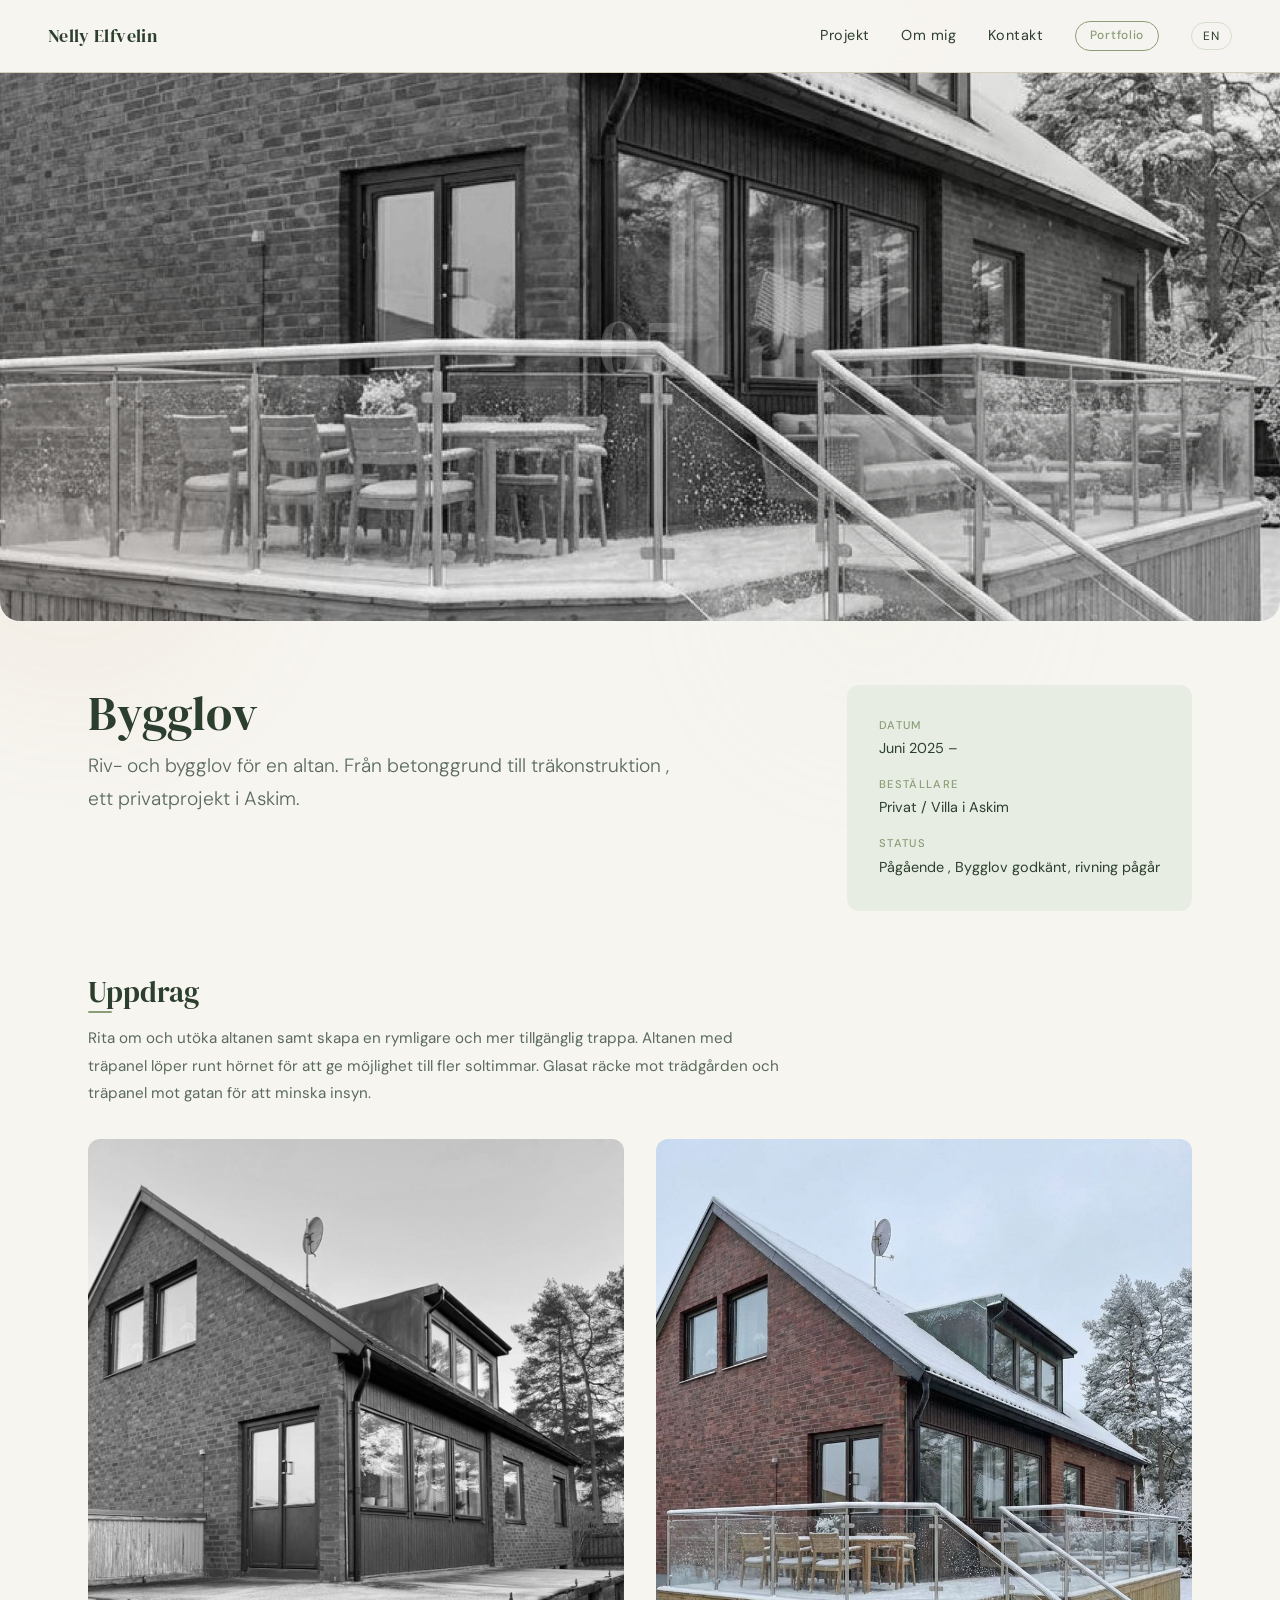
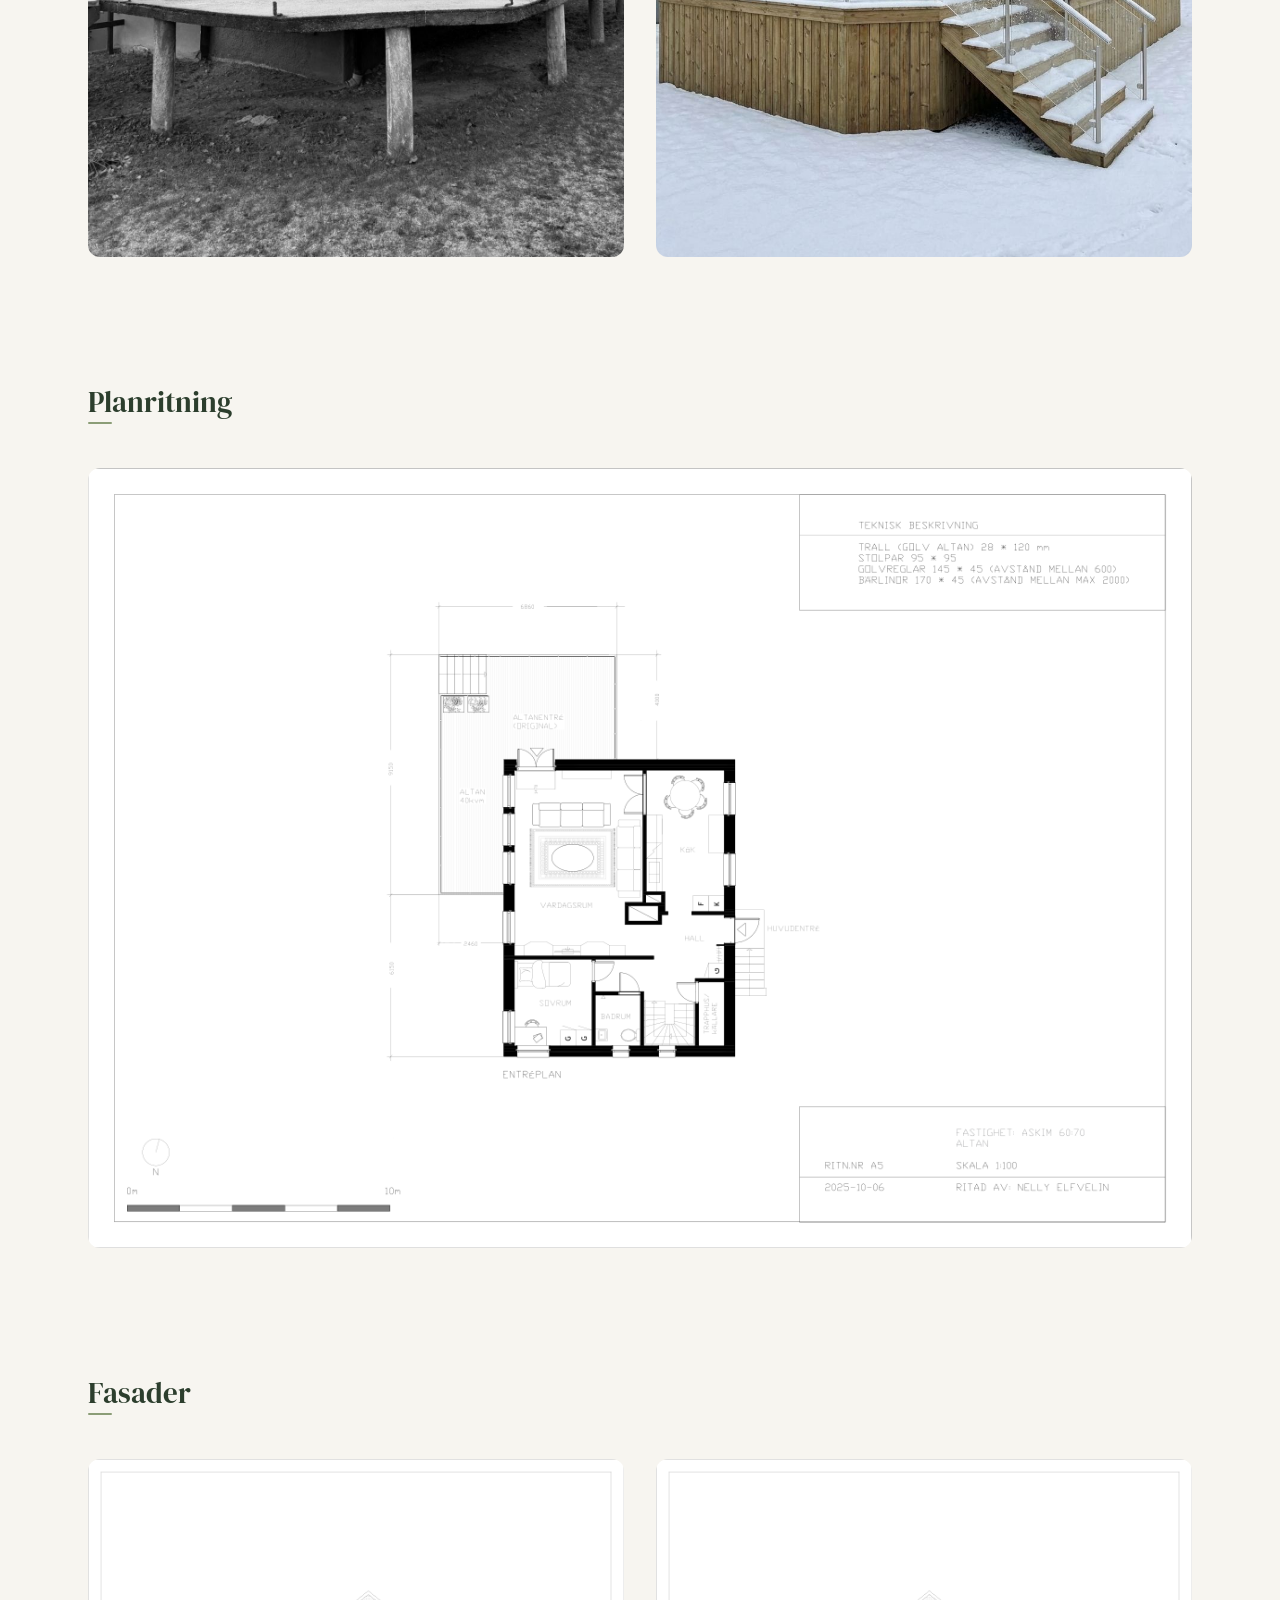
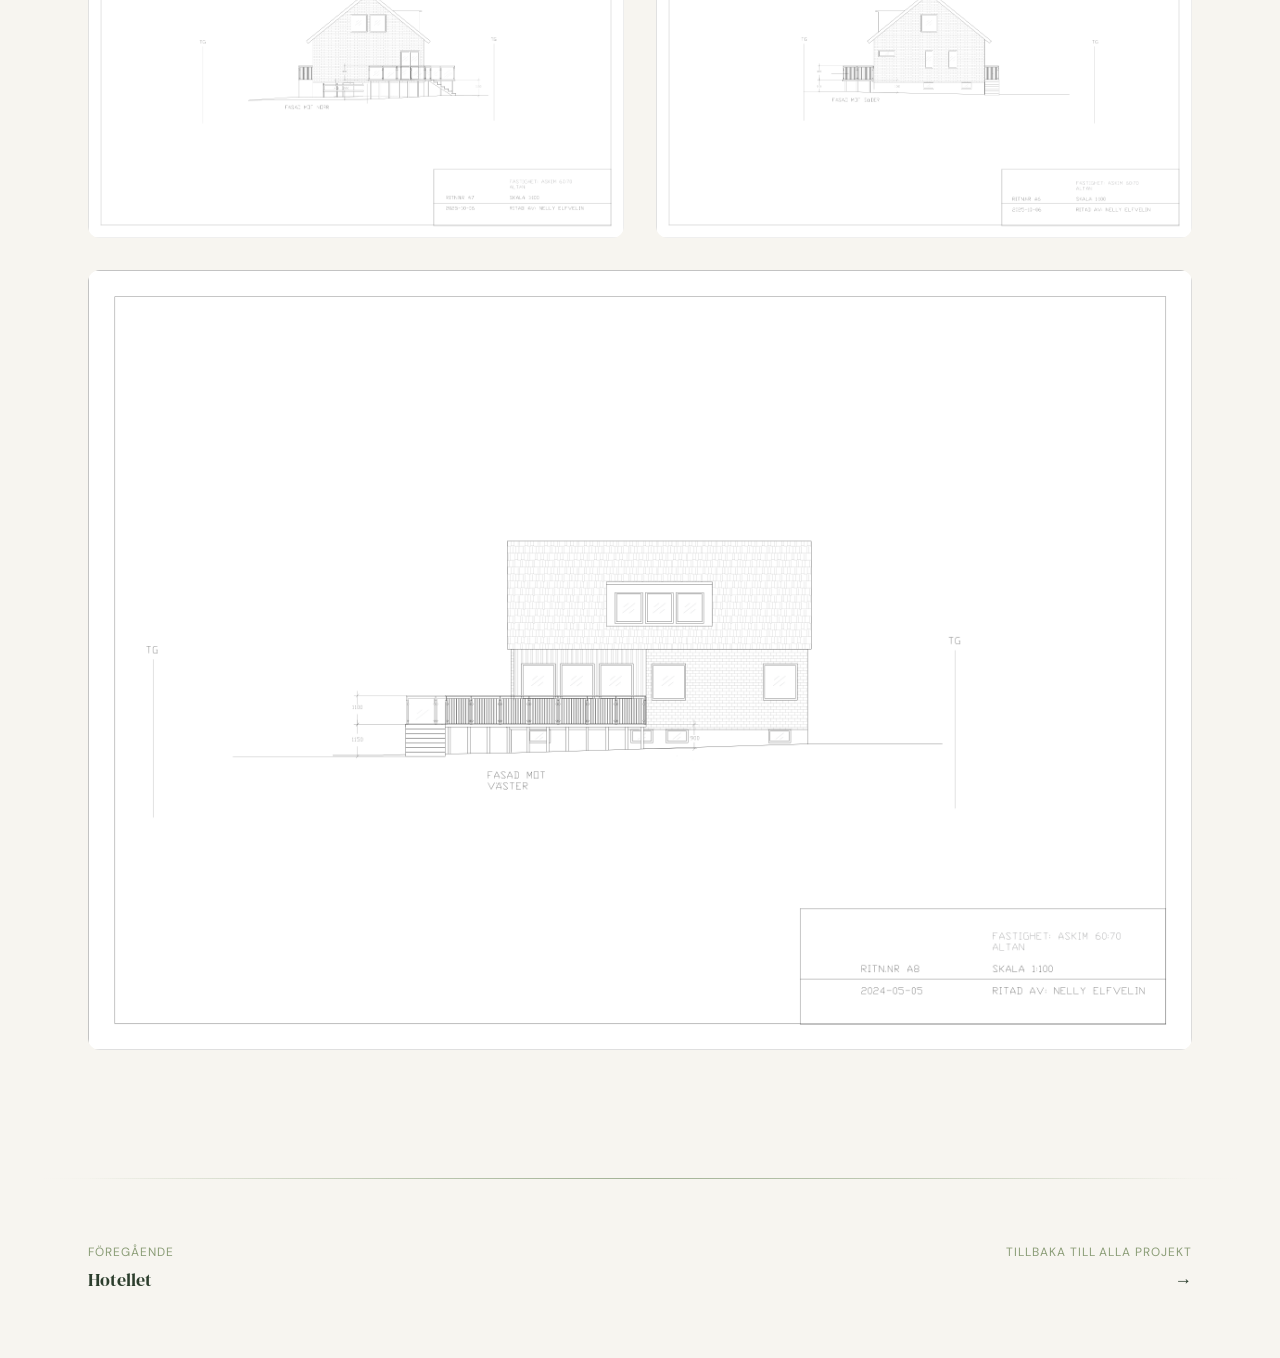
<file: projects/bygglov.html>
<!DOCTYPE html>
<html lang="sv">
<head>
  <meta charset="UTF-8">
  <meta name="viewport" content="width=device-width, initial-scale=1.0">
  <title>Bygglov | Nelly Elfvelin</title>
  <link rel="preconnect" href="https://fonts.googleapis.com">
  <link rel="preconnect" href="https://fonts.gstatic.com" crossorigin>
  <link href="https://fonts.googleapis.com/css2?family=DM+Sans:ital,wght@0,300;0,400;0,500;1,300;1,400&family=DM+Serif+Display&display=swap" rel="stylesheet">
  <link rel="stylesheet" href="../css/style.css">
</head>
<body>

  <!-- Organic background shapes -->
  <div class="organic-shapes">
    <div class="organic-shape organic-shape--1"></div>
    <div class="organic-shape organic-shape--2"></div>
    <div class="organic-shape organic-shape--3"></div>
  </div>

  <nav class="nav scrolled" id="nav">
    <a href="../index.html" class="nav__logo">Nelly Elfvelin</a>
    <div class="nav__links">
      <a href="../index.html#projects" data-i18n="nav.projects">Projekt</a>
      <a href="../index.html#about" data-i18n="nav.about">Om mig</a>
      <a href="../index.html#contact" data-i18n="nav.contact">Kontakt</a>
      <a href="../portfolio.html" class="nav__portfolio-btn" data-i18n="nav.portfolio">Portfolio</a>
      <button class="lang-toggle" id="langToggle" aria-label="Switch language">EN</button>
    </div>
    <button class="nav__hamburger" id="hamburger" aria-label="Menu">
      <span></span>
      <span></span>
    </button>
  </nav>

  <div class="mobile-menu" id="mobileMenu">
    <a href="../index.html#projects" data-i18n="nav.projects">Projekt</a>
    <a href="../index.html#about" data-i18n="nav.about">Om mig</a>
    <a href="../index.html#contact" data-i18n="nav.contact">Kontakt</a>
    <a href="../portfolio.html" data-i18n="nav.portfolio">Portfolio</a>
    <button class="lang-toggle" id="langToggleMobile" aria-label="Switch language">EN</button>
  </div>

  <div class="project-hero" style="background-image: url('../images/projects/05-bygglov/cover.jpg');">
    <span class="project-hero__placeholder">05</span>
  </div>

  <div class="project-header reveal">
    <div>
      <h1 class="project-header__title">Bygglov</h1>
      <p class="project-header__subtitle" data-i18n="bygg.subtitle">Riv- och bygglov för en altan. Från betonggrund till träkonstruktion , ett privatprojekt i Askim.</p>
    </div>
    <div class="project-meta">
      <div class="project-meta__item">
        <span class="project-meta__label" data-i18n="meta.date">Datum</span>
        <span class="project-meta__value">Juni 2025 –</span>
      </div>
      <div class="project-meta__item">
        <span class="project-meta__label" data-i18n="meta.client">Beställare</span>
        <span class="project-meta__value" data-i18n="bygg.client">Privat / Villa i Askim</span>
      </div>
      <div class="project-meta__item">
        <span class="project-meta__label" data-i18n="meta.status">Status</span>
        <span class="project-meta__value" data-i18n="bygg.status">Pågående , Bygglov godkänt, rivning pågår</span>
      </div>
    </div>
  </div>

  <div class="project-content">

    <div class="project-section reveal">
      <div class="project-section__text">
        <h3 data-i18n="bygg.brief.title">Uppdrag</h3>
        <p data-i18n="bygg.brief.text">Rita om och utöka altanen samt skapa en rymligare och mer tillgänglig trappa. Altanen med träpanel löper runt hörnet för att ge möjlighet till fler soltimmar. Glasat räcke mot trädgården och träpanel mot gatan för att minska insyn.</p>
      </div>
      <div class="project-image-grid">
        <img src="../images/projects/05-bygglov/original.jpg" alt="Altan , Ursprungsskick" class="project-image" loading="lazy">
        <img src="../images/projects/05-bygglov/visualization.jpg" alt="Visualisering , Förslag" class="project-image" loading="lazy">
      </div>
    </div>

    <div class="project-section reveal">
      <div class="project-section__text">
        <h3 data-i18n="bygg.plans.title">Planritning</h3>
      </div>
      <img src="../images/projects/05-bygglov/planritning.png" alt="Planritning" class="project-image" loading="lazy">
    </div>

    <div class="project-section reveal">
      <div class="project-section__text">
        <h3 data-i18n="bygg.facades.title">Fasader</h3>
      </div>
      <div class="project-image-grid">
        <img src="../images/projects/05-bygglov/fasad-norr.png" alt="Fasad mot norr" class="project-image" loading="lazy">
        <img src="../images/projects/05-bygglov/fasad-soder.png" alt="Fasad mot söder" class="project-image" loading="lazy">
      </div>
      <img src="../images/projects/05-bygglov/fasad-vaster.png" alt="Fasad mot väster" class="project-image" loading="lazy" style="margin-top: var(--spacing-md);">
    </div>

  </div>

  <div class="project-nav__divider" style="max-width: 1200px; margin: 0 auto; padding: 0 clamp(1.5rem, 4vw, 3rem);"><div style="width: 100%; height: 1px; background: linear-gradient(90deg, transparent, #A3B396, transparent);"></div></div>
  <nav class="project-nav">
    <a href="hotellet.html" class="project-nav__link">
      <span data-i18n="nav.prev">Föregående</span>
      <span>Hotellet</span>
    </a>
    <a href="../index.html" class="project-nav__link project-nav__link--next">
      <span data-i18n="project.back">Tillbaka till alla projekt</span>
      <span>&#8594;</span>
    </a>
  </nav>

  <script src="../js/main.js"></script>
  <script>
    Object.assign(translations.sv, {
      'bygg.subtitle': 'Riv- och bygglov för en altan. Från betonggrund till träkonstruktion , ett privatprojekt i Askim.',
      'bygg.client': 'Privat / Villa i Askim',
      'bygg.status': 'Pågående , Bygglov godkänt, rivning pågår',
      'bygg.brief.title': 'Uppdrag',
      'bygg.brief.text': 'Rita om och utöka altanen samt skapa en rymligare och mer tillgänglig trappa. Altanen med träpanel löper runt hörnet för att ge möjlighet till fler soltimmar. Glasat räcke mot trädgården och träpanel mot gatan för att minska insyn.',
      'bygg.plans.title': 'Planritning',
      'bygg.facades.title': 'Fasader',
    });
    Object.assign(translations.en, {
      'bygg.subtitle': 'Demolition and building permit for a deck. From concrete foundation to timber construction , a private project in Askim.',
      'bygg.client': 'Private / Villa in Askim',
      'bygg.status': 'Ongoing , Building permit approved, demolition in progress',
      'bygg.brief.title': 'Brief',
      'bygg.brief.text': 'Redesign and extend the deck with a more spacious and accessible staircase. The timber-clad deck wraps around the corner to allow for more hours of sunlight. Glass railing towards the garden and timber paneling towards the street for privacy.',
      'bygg.plans.title': 'Floor Plan',
      'bygg.facades.title': 'Facades',
    });
    setLanguage(currentLang);
  </script>
</body>
</html>
</file>
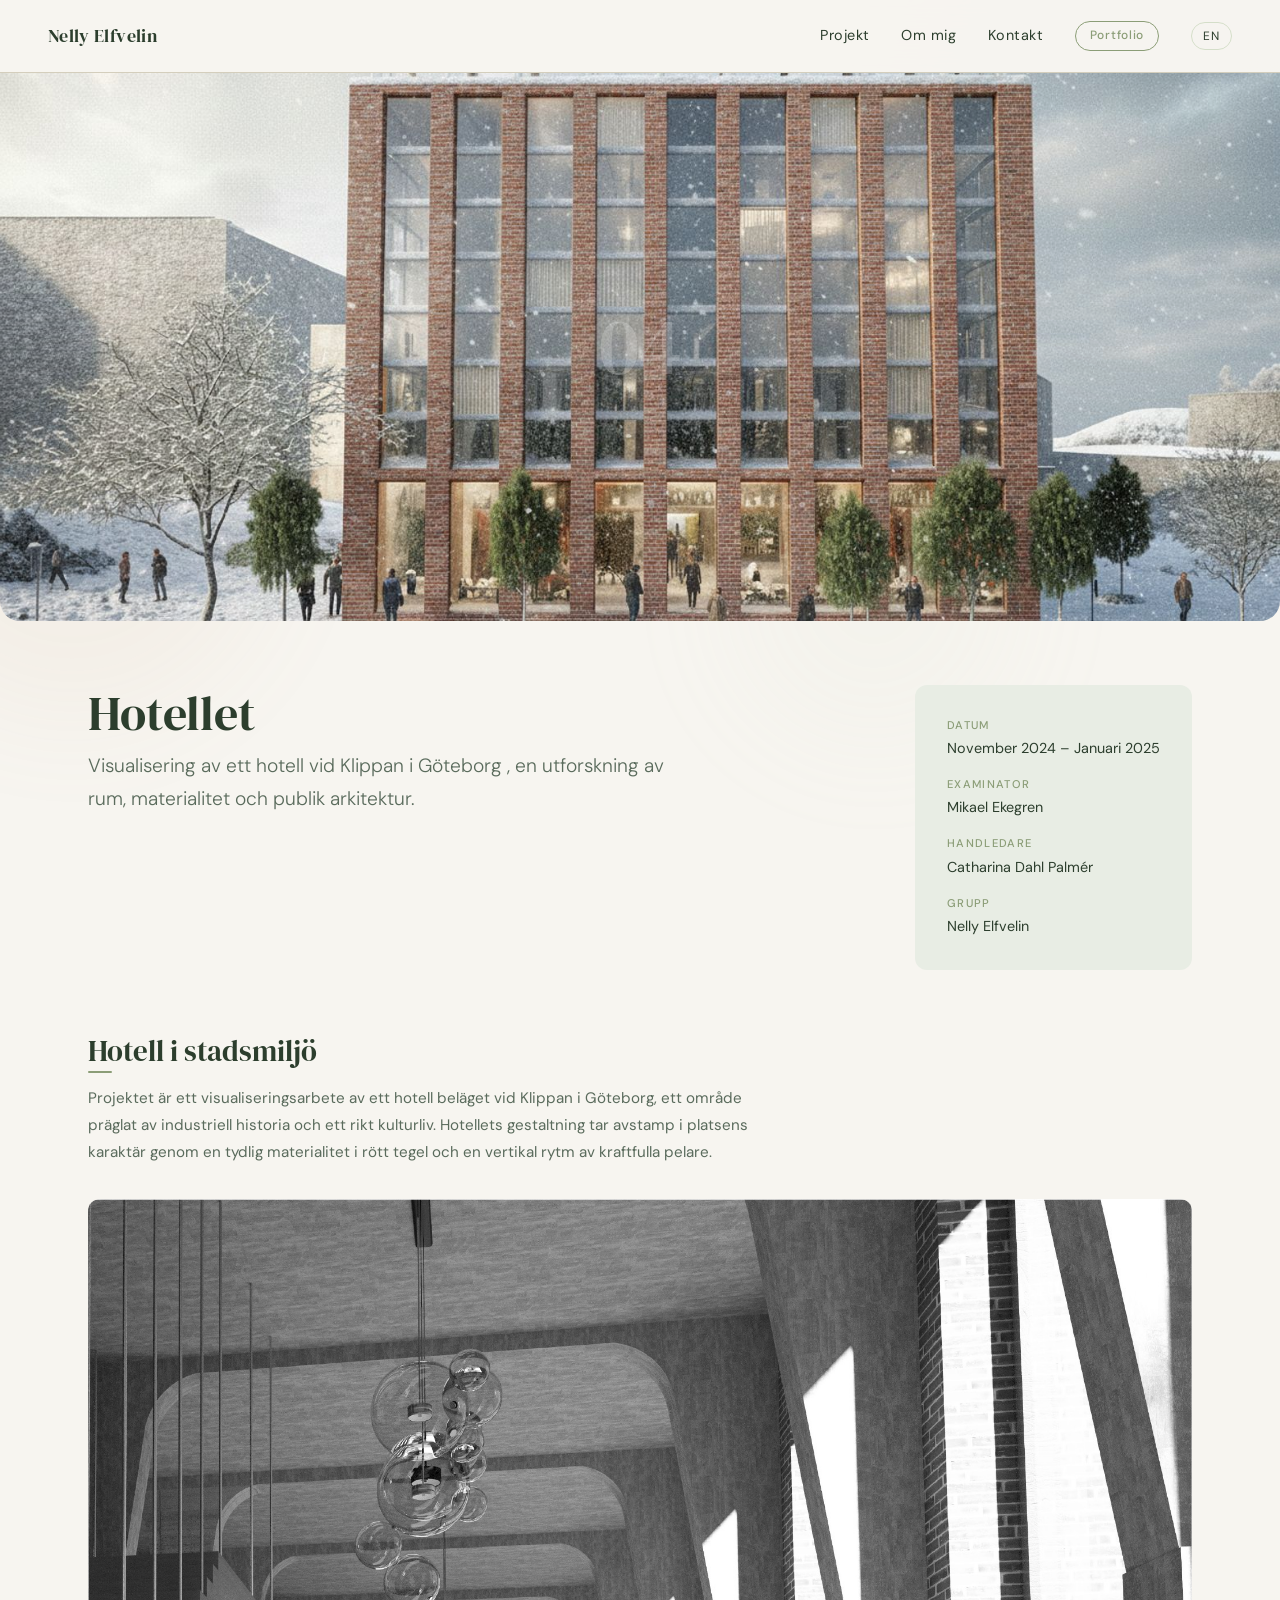
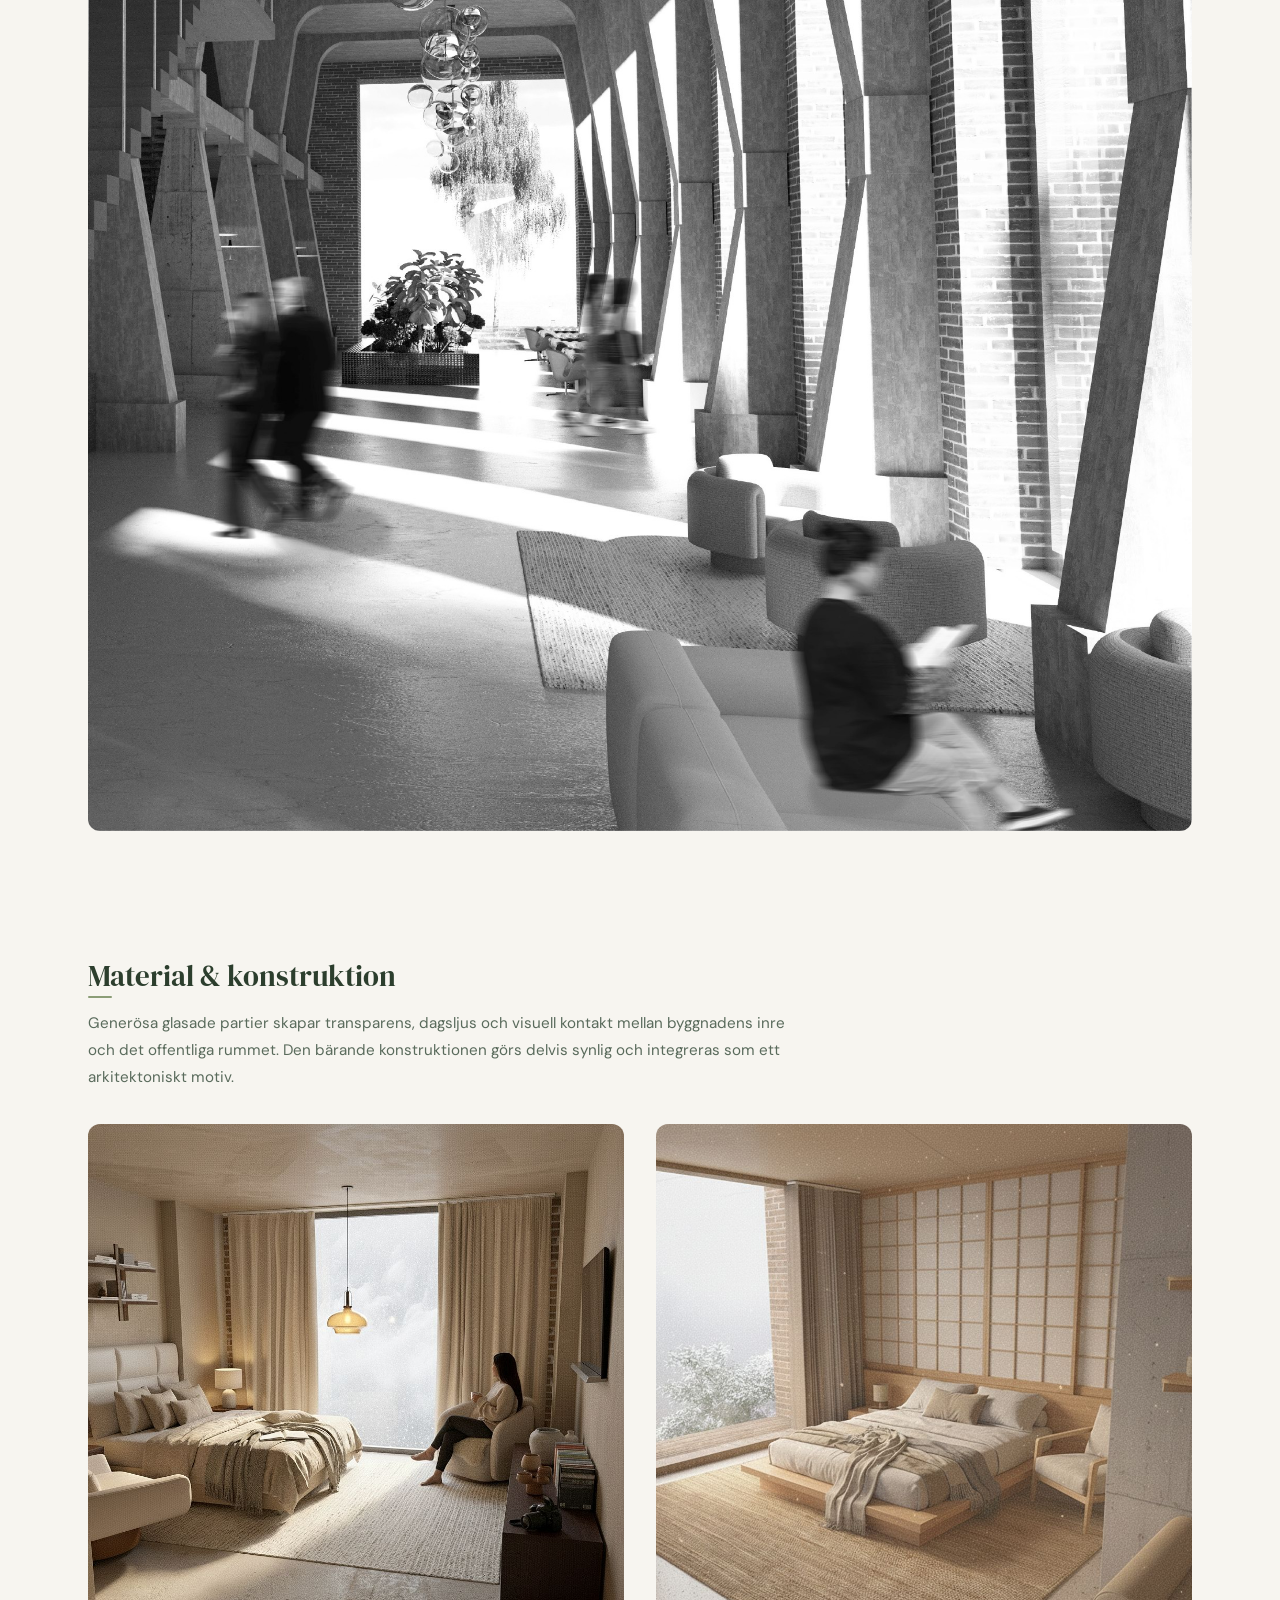
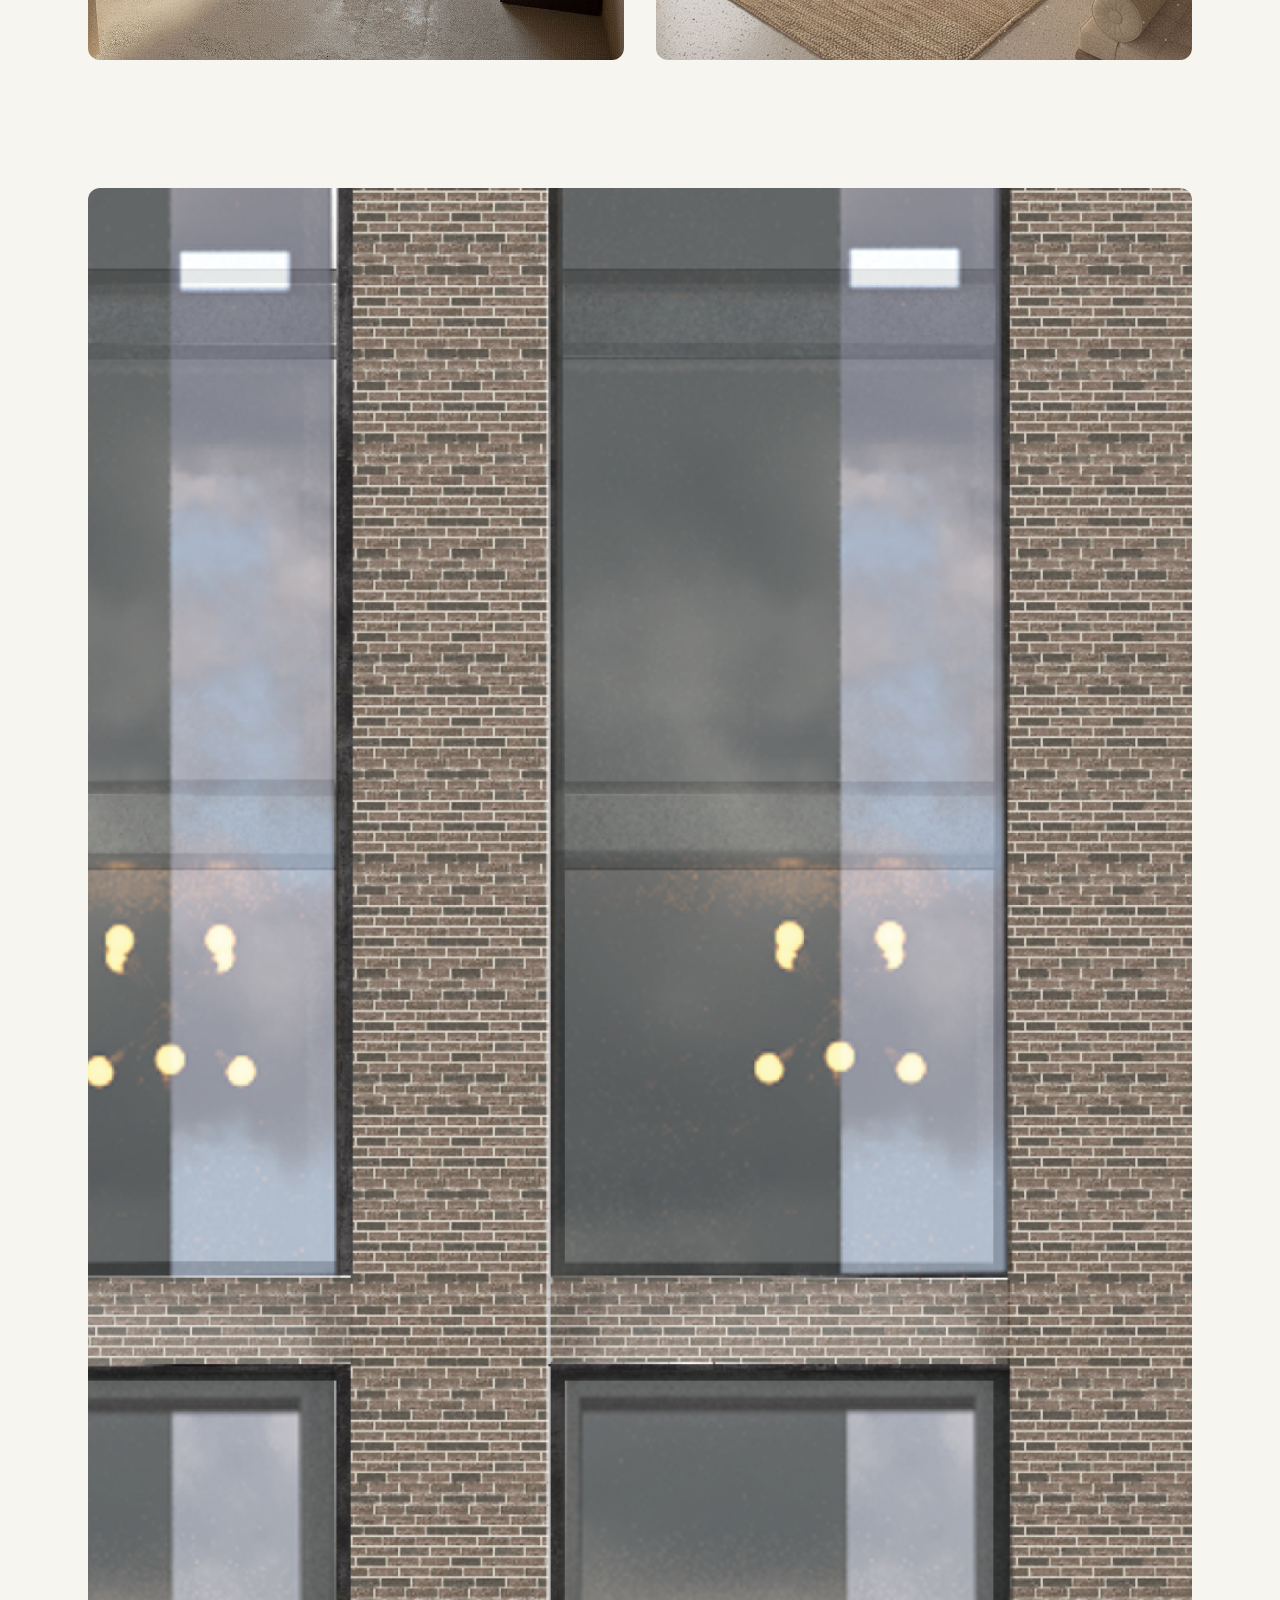
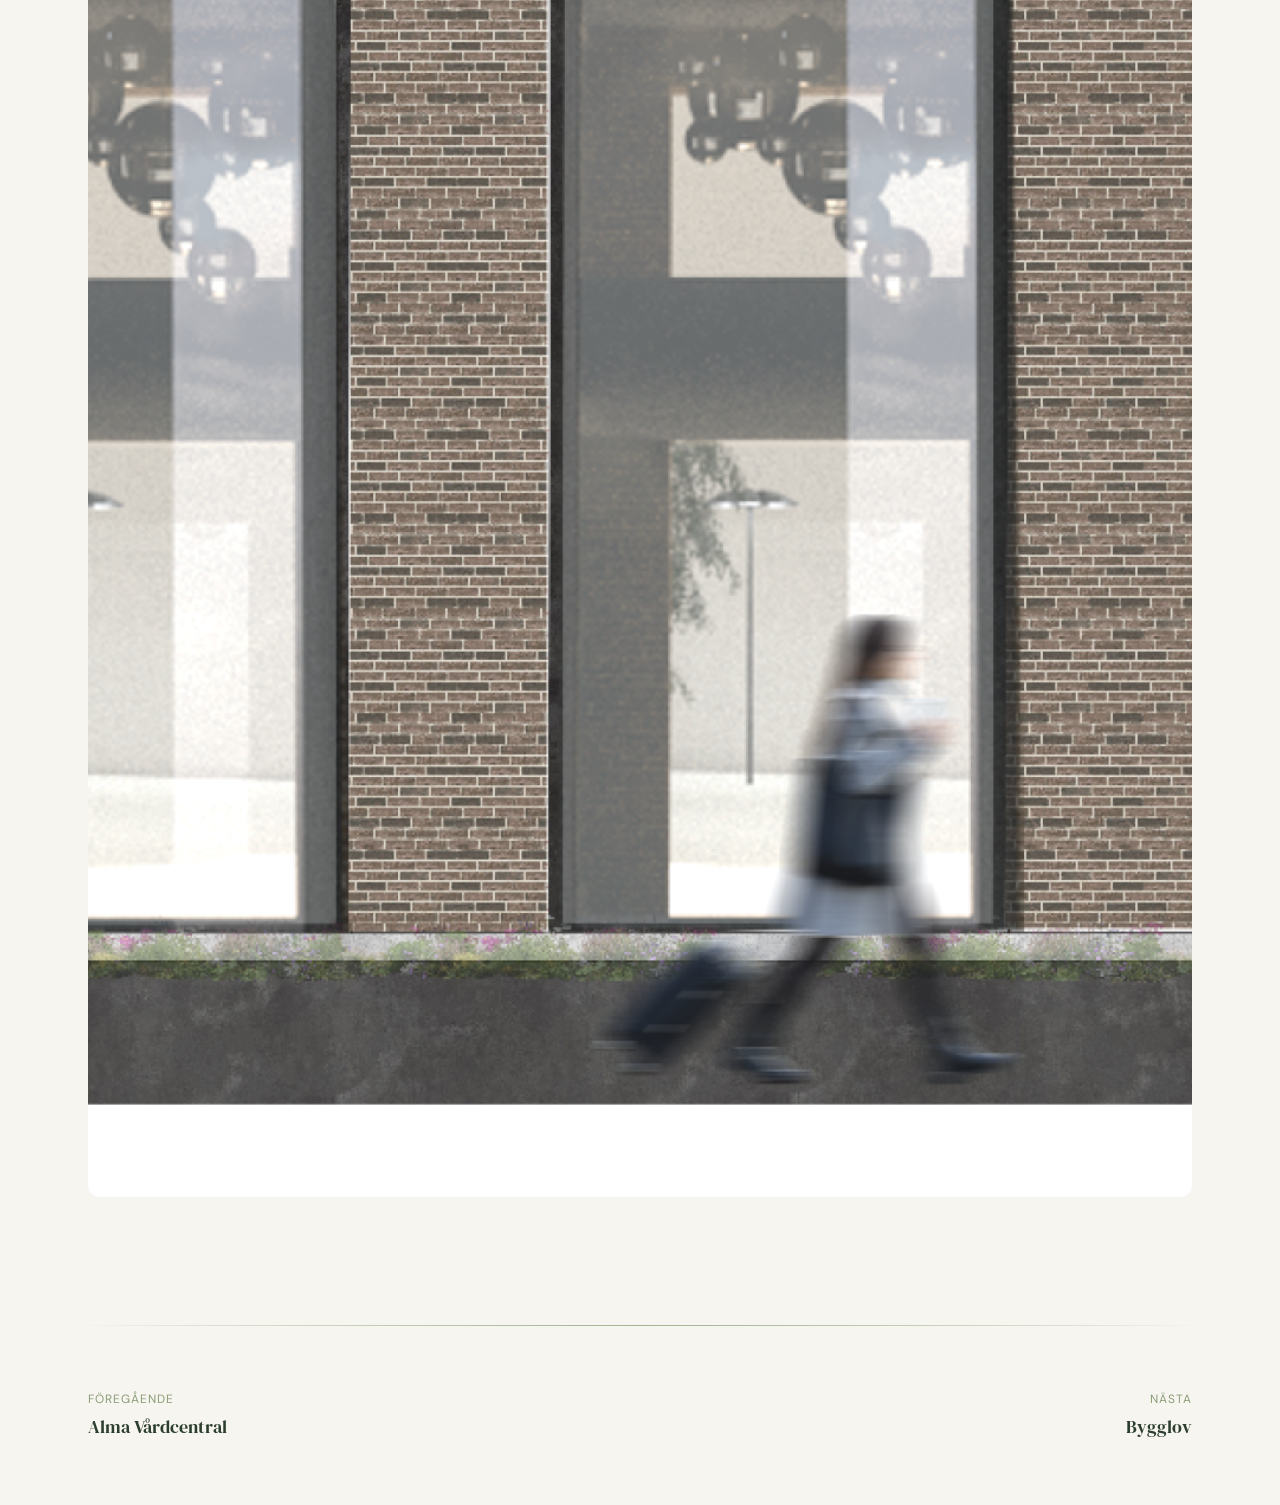
<file: projects/hotellet.html>
<!DOCTYPE html>
<html lang="sv">
<head>
  <meta charset="UTF-8">
  <meta name="viewport" content="width=device-width, initial-scale=1.0">
  <title>Hotellet | Nelly Elfvelin</title>
  <link rel="preconnect" href="https://fonts.googleapis.com">
  <link rel="preconnect" href="https://fonts.gstatic.com" crossorigin>
  <link href="https://fonts.googleapis.com/css2?family=DM+Sans:ital,wght@0,300;0,400;0,500;1,300;1,400&family=DM+Serif+Display&display=swap" rel="stylesheet">
  <link rel="stylesheet" href="../css/style.css">
</head>
<body>

  <!-- Organic background shapes -->
  <div class="organic-shapes">
    <div class="organic-shape organic-shape--1"></div>
    <div class="organic-shape organic-shape--2"></div>
    <div class="organic-shape organic-shape--3"></div>
  </div>

  <nav class="nav scrolled" id="nav">
    <a href="../index.html" class="nav__logo">Nelly Elfvelin</a>
    <div class="nav__links">
      <a href="../index.html#projects" data-i18n="nav.projects">Projekt</a>
      <a href="../index.html#about" data-i18n="nav.about">Om mig</a>
      <a href="../index.html#contact" data-i18n="nav.contact">Kontakt</a>
      <a href="../portfolio.html" class="nav__portfolio-btn" data-i18n="nav.portfolio">Portfolio</a>
      <button class="lang-toggle" id="langToggle" aria-label="Switch language">EN</button>
    </div>
    <button class="nav__hamburger" id="hamburger" aria-label="Menu">
      <span></span>
      <span></span>
    </button>
  </nav>

  <div class="mobile-menu" id="mobileMenu">
    <a href="../index.html#projects" data-i18n="nav.projects">Projekt</a>
    <a href="../index.html#about" data-i18n="nav.about">Om mig</a>
    <a href="../index.html#contact" data-i18n="nav.contact">Kontakt</a>
    <a href="../portfolio.html" data-i18n="nav.portfolio">Portfolio</a>
    <button class="lang-toggle" id="langToggleMobile" aria-label="Switch language">EN</button>
  </div>

  <div class="project-hero" style="background-image: url('../images/projects/04-hotellet/cover.jpg');">
    <span class="project-hero__placeholder">04</span>
  </div>

  <div class="project-header reveal">
    <div>
      <h1 class="project-header__title">Hotellet</h1>
      <p class="project-header__subtitle" data-i18n="hotel.subtitle">Visualisering av ett hotell vid Klippan i Göteborg , en utforskning av rum, materialitet och publik arkitektur.</p>
    </div>
    <div class="project-meta">
      <div class="project-meta__item">
        <span class="project-meta__label" data-i18n="meta.date">Datum</span>
        <span class="project-meta__value">November 2024 – Januari 2025</span>
      </div>
      <div class="project-meta__item">
        <span class="project-meta__label" data-i18n="meta.examiner">Examinator</span>
        <span class="project-meta__value">Mikael Ekegren</span>
      </div>
      <div class="project-meta__item">
        <span class="project-meta__label" data-i18n="meta.supervisor">Handledare</span>
        <span class="project-meta__value">Catharina Dahl Palmér</span>
      </div>
      <div class="project-meta__item">
        <span class="project-meta__label" data-i18n="meta.group">Grupp</span>
        <span class="project-meta__value">Nelly Elfvelin</span>
      </div>
    </div>
  </div>

  <div class="project-content">

    <div class="project-section reveal">
      <div class="project-section__text">
        <h3 data-i18n="hotel.context.title">Hotell i stadsmiljö</h3>
        <p data-i18n="hotel.context.text">Projektet är ett visualiseringsarbete av ett hotell beläget vid Klippan i Göteborg, ett område präglat av industriell historia och ett rikt kulturliv. Hotellets gestaltning tar avstamp i platsens karaktär genom en tydlig materialitet i rött tegel och en vertikal rytm av kraftfulla pelare.</p>
      </div>
      <img src="../images/projects/04-hotellet/facade-wide.jpg" alt="Fasadvy" class="project-image" loading="lazy">
    </div>

    <div class="project-section reveal">
      <div class="project-section__text">
        <h3 data-i18n="hotel.design.title">Material & konstruktion</h3>
        <p data-i18n="hotel.design.text">Generösa glasade partier skapar transparens, dagsljus och visuell kontakt mellan byggnadens inre och det offentliga rummet. Den bärande konstruktionen görs delvis synlig och integreras som ett arkitektoniskt motiv.</p>
      </div>
      <div class="project-image-grid">
        <img src="../images/projects/04-hotellet/room snowy.jpeg" alt="Rendering , Hotellrum" class="project-image" loading="lazy">
        <img src="../images/projects/04-hotellet/interior.jpeg" alt="Interiör visualisering" class="project-image" loading="lazy">
      </div>
    </div>

    <div class="project-section reveal">
      <img src="../images/projects/04-hotellet/facade-detail.png" alt="Fasadutsnitt" class="project-image" loading="lazy">
    </div>

  </div>

  <div class="project-nav__divider" style="max-width: 1200px; margin: 0 auto; padding: 0 clamp(1.5rem, 4vw, 3rem);"><div style="width: 100%; height: 1px; background: linear-gradient(90deg, transparent, #A3B396, transparent);"></div></div>
  <nav class="project-nav">
    <a href="alma-vardcentral.html" class="project-nav__link">
      <span data-i18n="nav.prev">Föregående</span>
      <span>Alma Vårdcentral</span>
    </a>
    <a href="bygglov.html" class="project-nav__link project-nav__link--next">
      <span data-i18n="nav.next">Nästa</span>
      <span>Bygglov</span>
    </a>
  </nav>

  <script src="../js/main.js"></script>
  <script>
    Object.assign(translations.sv, {
      'hotel.subtitle': 'Visualisering av ett hotell vid Klippan i Göteborg , en utforskning av rum, materialitet och publik arkitektur.',
      'hotel.context.title': 'Hotell i stadsmiljö',
      'hotel.context.text': 'Projektet är ett visualiseringsarbete av ett hotell beläget vid Klippan i Göteborg, ett område präglat av industriell historia och ett rikt kulturliv. Hotellets gestaltning tar avstamp i platsens karaktär genom en tydlig materialitet i rött tegel och en vertikal rytm av kraftfulla pelare.',
      'hotel.design.title': 'Material & konstruktion',
      'hotel.design.text': 'Generösa glasade partier skapar transparens, dagsljus och visuell kontakt mellan byggnadens inre och det offentliga rummet. Den bärande konstruktionen görs delvis synlig och integreras som ett arkitektoniskt motiv.',
    });
    Object.assign(translations.en, {
      'hotel.subtitle': 'Visualization of a hotel at Klippan in Gothenburg , exploring space, materiality, and public architecture.',
      'hotel.context.title': 'Hotel in an urban setting',
      'hotel.context.text': 'The project is a visualization study of a hotel located at Klippan in Gothenburg, an area characterized by industrial history and a rich cultural life. The hotel\'s design takes its cue from the site\'s character through a distinct materiality in red brick and a vertical rhythm of powerful columns.',
      'hotel.design.title': 'Material & construction',
      'hotel.design.text': 'Generous glazed sections create transparency, daylight, and visual contact between the building\'s interior and the public space. The load-bearing structure is partially exposed and integrated as an architectural motif.',
    });
    setLanguage(currentLang);
  </script>
</body>
</html>
</file>
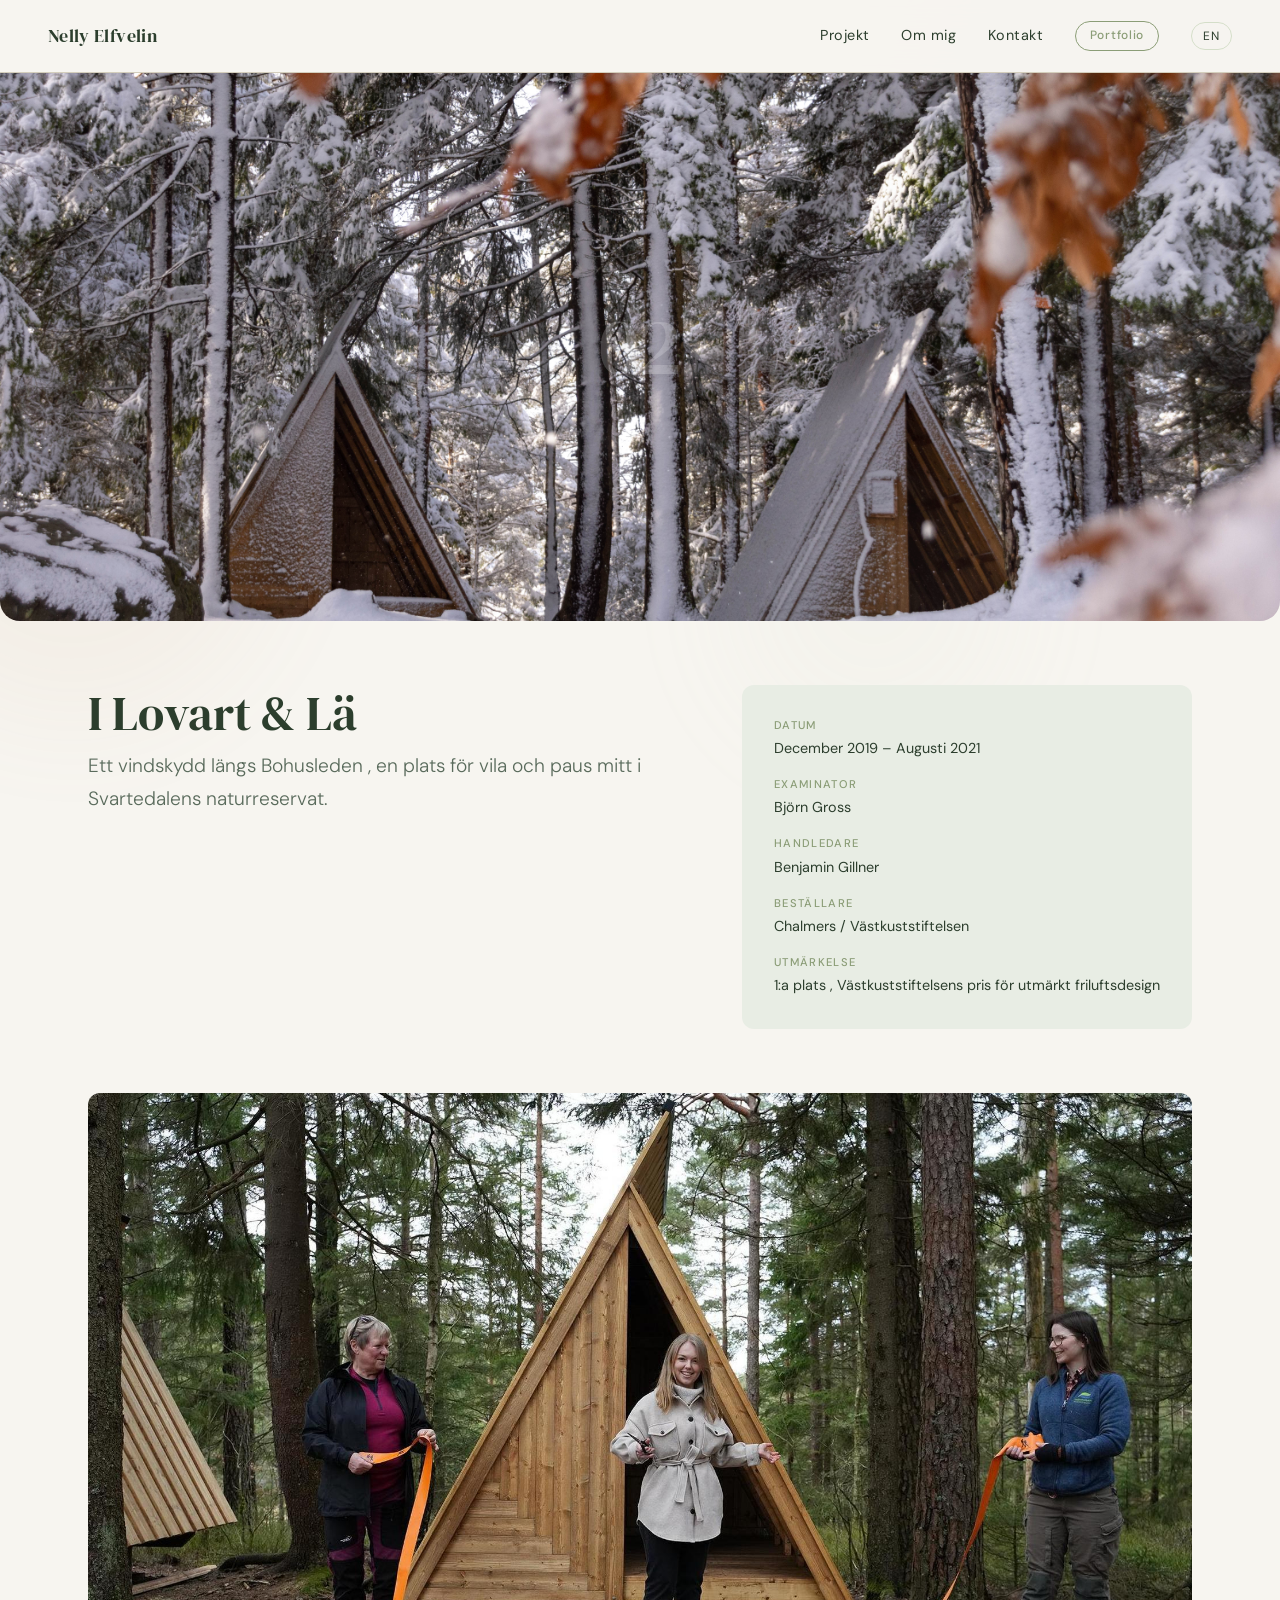
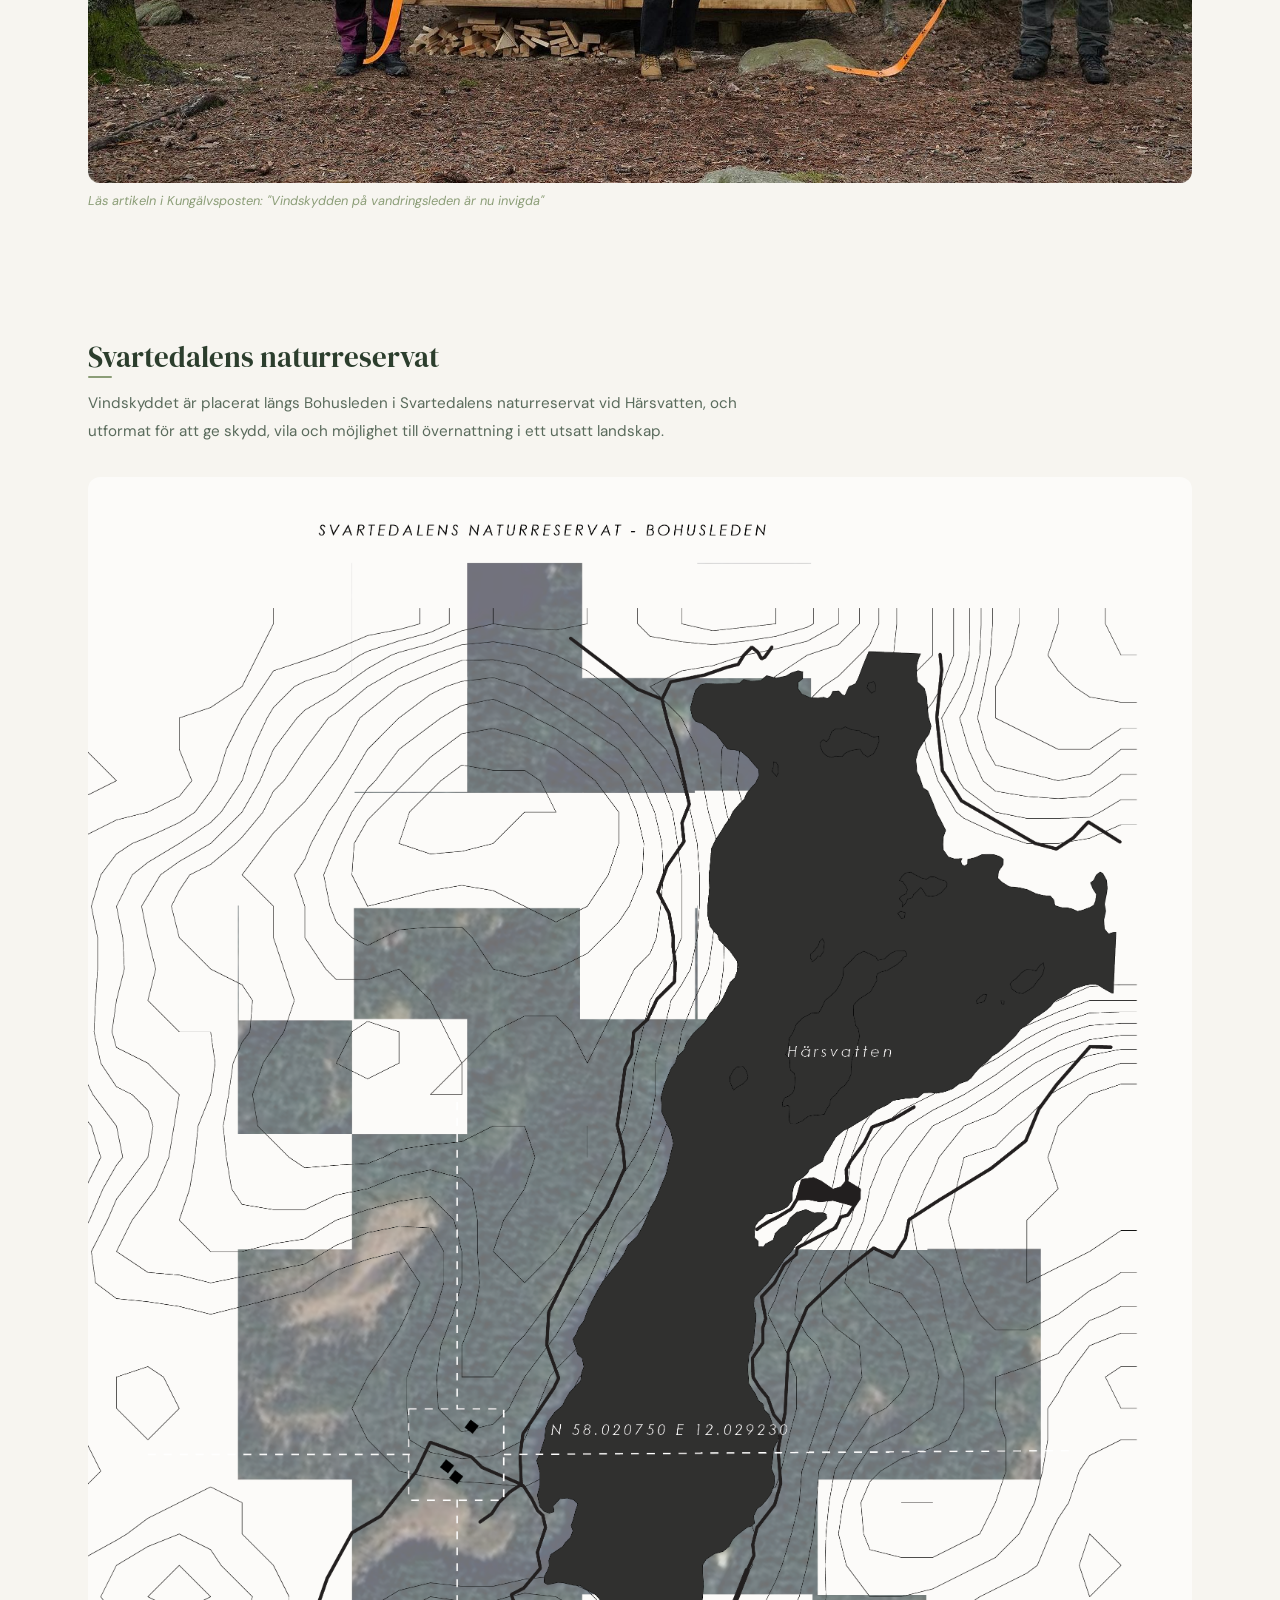
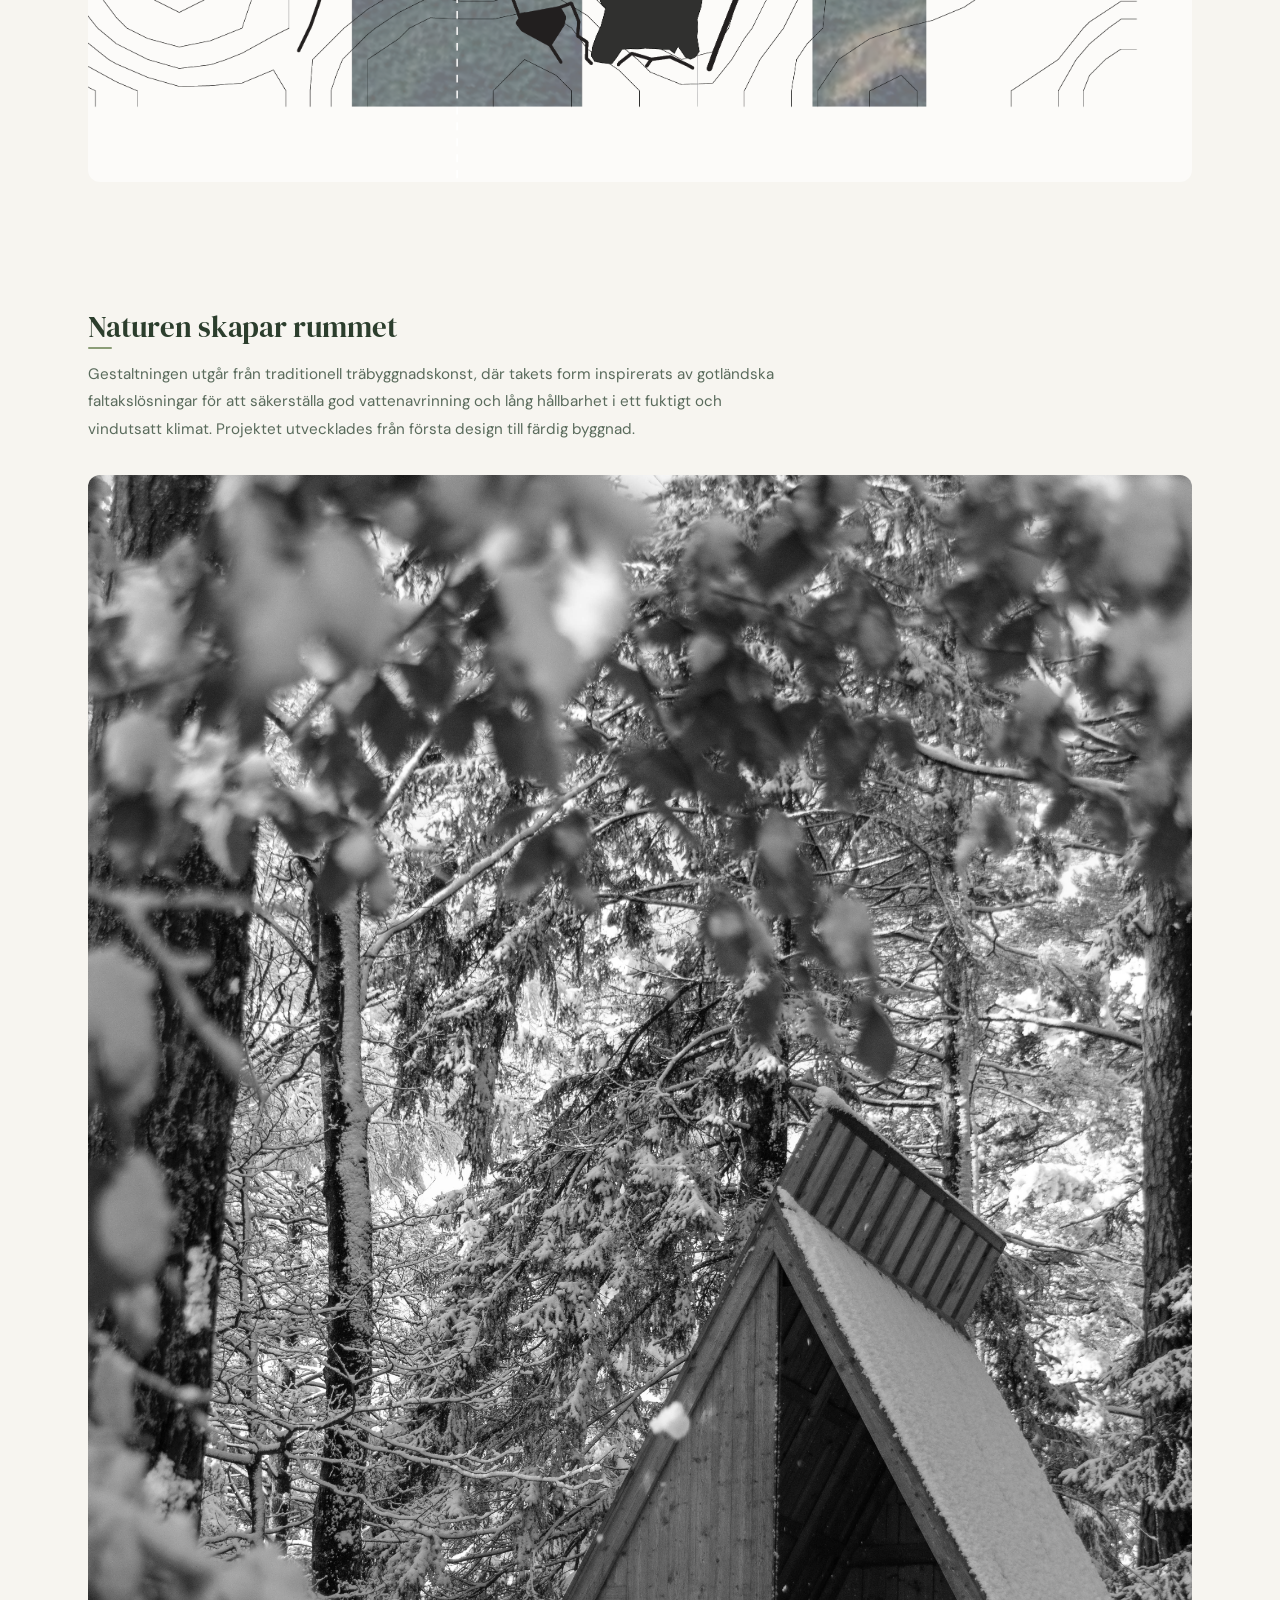
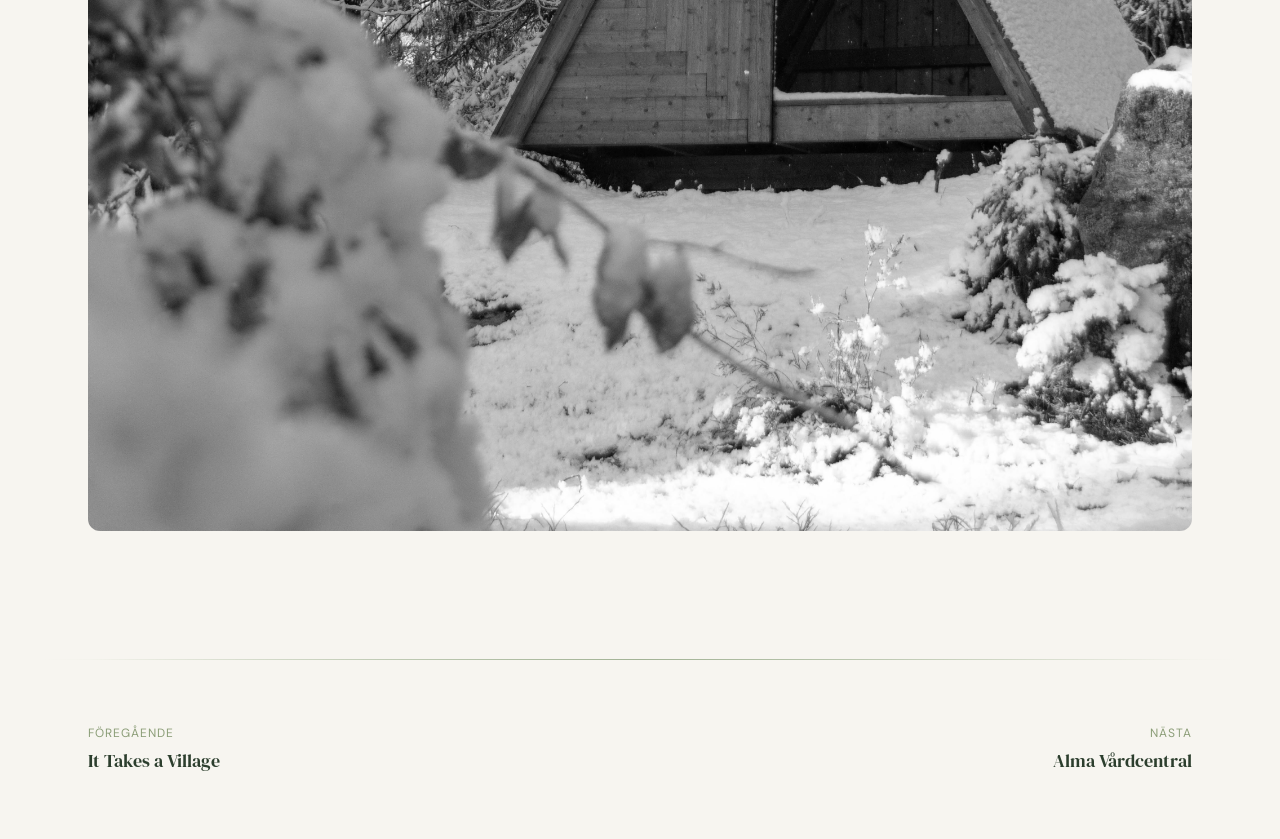
<file: projects/vindskyddet.html>
<!DOCTYPE html>
<html lang="sv">
<head>
  <meta charset="UTF-8">
  <meta name="viewport" content="width=device-width, initial-scale=1.0">
  <title>I Lovart & Lä | Nelly Elfvelin</title>
  <link rel="preconnect" href="https://fonts.googleapis.com">
  <link rel="preconnect" href="https://fonts.gstatic.com" crossorigin>
  <link href="https://fonts.googleapis.com/css2?family=DM+Sans:ital,wght@0,300;0,400;0,500;1,300;1,400&family=DM+Serif+Display&display=swap" rel="stylesheet">
  <link rel="stylesheet" href="../css/style.css">
</head>
<body>

  <!-- Organic background shapes -->
  <div class="organic-shapes">
    <div class="organic-shape organic-shape--1"></div>
    <div class="organic-shape organic-shape--2"></div>
    <div class="organic-shape organic-shape--3"></div>
  </div>

  <nav class="nav scrolled" id="nav">
    <a href="../index.html" class="nav__logo">Nelly Elfvelin</a>
    <div class="nav__links">
      <a href="../index.html#projects" data-i18n="nav.projects">Projekt</a>
      <a href="../index.html#about" data-i18n="nav.about">Om mig</a>
      <a href="../index.html#contact" data-i18n="nav.contact">Kontakt</a>
      <a href="../portfolio.html" class="nav__portfolio-btn" data-i18n="nav.portfolio">Portfolio</a>
      <button class="lang-toggle" id="langToggle" aria-label="Switch language">EN</button>
    </div>
    <button class="nav__hamburger" id="hamburger" aria-label="Menu">
      <span></span>
      <span></span>
    </button>
  </nav>

  <div class="mobile-menu" id="mobileMenu">
    <a href="../index.html#projects" data-i18n="nav.projects">Projekt</a>
    <a href="../index.html#about" data-i18n="nav.about">Om mig</a>
    <a href="../index.html#contact" data-i18n="nav.contact">Kontakt</a>
    <a href="../portfolio.html" data-i18n="nav.portfolio">Portfolio</a>
    <button class="lang-toggle" id="langToggleMobile" aria-label="Switch language">EN</button>
  </div>

  <div class="project-hero" style="background-image: url('../images/projects/02-vindskydd/cover.jpg');">
    <span class="project-hero__placeholder">02</span>
  </div>

  <div class="project-header reveal">
    <div>
      <h1 class="project-header__title">I Lovart & Lä</h1>
      <p class="project-header__subtitle" data-i18n="vind.subtitle">Ett vindskydd längs Bohusleden , en plats för vila och paus mitt i Svartedalens naturreservat.</p>
    </div>
    <div class="project-meta">
      <div class="project-meta__item">
        <span class="project-meta__label" data-i18n="meta.date">Datum</span>
        <span class="project-meta__value">December 2019 – Augusti 2021</span>
      </div>
      <div class="project-meta__item">
        <span class="project-meta__label" data-i18n="meta.examiner">Examinator</span>
        <span class="project-meta__value">Björn Gross</span>
      </div>
      <div class="project-meta__item">
        <span class="project-meta__label" data-i18n="meta.supervisor">Handledare</span>
        <span class="project-meta__value">Benjamin Gillner</span>
      </div>
      <div class="project-meta__item">
        <span class="project-meta__label" data-i18n="meta.client">Beställare</span>
        <span class="project-meta__value">Chalmers / Västkuststiftelsen</span>
      </div>
      <div class="project-meta__item">
        <span class="project-meta__label" data-i18n="meta.award">Utmärkelse</span>
        <span class="project-meta__value" data-i18n="vind.award">1:a plats , Västkuststiftelsens pris för utmärkt friluftsdesign</span>
      </div>
    </div>
  </div>

  <div class="project-content">

    <div class="project-section reveal">
      <img src="../images/projects/02-vindskydd/winter-photo.jpg" alt="Nyhetsartikel , Vindskydden invigda" class="project-image" loading="lazy">
      <p class="project-image-caption"><a href="https://www.kungalvsposten.se/nyheter/vindskydden-pa-vandringsleden-ar-nu-invigda.09c0fe4f-95c3-4ea4-b953-c32d60fd178d" target="_blank" rel="noopener" data-i18n="vind.news">Läs artikeln i Kungälvsposten: "Vindskydden på vandringsleden är nu invigda"</a></p>
    </div>

    <div class="project-section reveal">
      <div class="project-section__text">
        <h3 data-i18n="vind.location.title">Svartedalens naturreservat</h3>
        <p data-i18n="vind.location.text">Vindskyddet är placerat längs Bohusleden i Svartedalens naturreservat vid Härsvatten, och utformat för att ge skydd, vila och möjlighet till övernattning i ett utsatt landskap.</p>
      </div>
      <img src="../images/projects/02-vindskydd/site-collage.png" alt="Kollage , Placering vindskydden" class="project-image" loading="lazy">
    </div>

    <div class="project-section reveal">
      <div class="project-section__text">
        <h3 data-i18n="vind.design.title">Naturen skapar rummet</h3>
        <p data-i18n="vind.design.text">Gestaltningen utgår från traditionell träbyggnadskonst, där takets form inspirerats av gotländska faltakslösningar för att säkerställa god vattenavrinning och lång hållbarhet i ett fuktigt och vindutsatt klimat. Projektet utvecklades från första design till färdig byggnad.</p>
      </div>
      <img src="../images/projects/02-vindskydd/construction-detail.jpg" alt="Träkonstruktion , Takdetalj" class="project-image" loading="lazy">
    </div>

  </div>

  <div class="project-nav__divider" style="max-width: 1200px; margin: 0 auto; padding: 0 clamp(1.5rem, 4vw, 3rem);"><div style="width: 100%; height: 1px; background: linear-gradient(90deg, transparent, #A3B396, transparent);"></div></div>
  <nav class="project-nav">
    <a href="it-takes-a-village.html" class="project-nav__link">
      <span data-i18n="nav.prev">Föregående</span>
      <span>It Takes a Village</span>
    </a>
    <a href="alma-vardcentral.html" class="project-nav__link project-nav__link--next">
      <span data-i18n="nav.next">Nästa</span>
      <span>Alma Vårdcentral</span>
    </a>
  </nav>

  <script src="../js/main.js"></script>
  <script>
    Object.assign(translations.sv, {
      'vind.subtitle': 'Ett vindskydd längs Bohusleden , en plats för vila och paus mitt i Svartedalens naturreservat.',
      'vind.award': '1:a plats , Västkuststiftelsens pris för utmärkt friluftsdesign',
      'vind.location.title': 'Svartedalens naturreservat',
      'vind.location.text': 'Vindskyddet är placerat längs Bohusleden i Svartedalens naturreservat vid Härsvatten, och utformat för att ge skydd, vila och möjlighet till övernattning i ett utsatt landskap.',
      'vind.design.title': 'Naturen skapar rummet',
      'vind.design.text': 'Gestaltningen utgår från traditionell träbyggnadskonst, där takets form inspirerats av gotländska faltakslösningar för att säkerställa god vattenavrinning och lång hållbarhet i ett fuktigt och vindutsatt klimat. Projektet utvecklades från första design till färdig byggnad.',
      'vind.news': 'Läs artikeln i Kungälvsposten: "Vindskydden på vandringsleden är nu invigda"',
    });
    Object.assign(translations.en, {
      'vind.subtitle': 'A wind shelter along the Bohusleden trail , a place for rest and pause in the heart of Svartedalen Nature Reserve.',
      'vind.award': '1st place , West Coast Foundation Award for Outstanding Outdoor Design',
      'vind.location.title': 'Svartedalen Nature Reserve',
      'vind.location.text': 'The wind shelter is located along the Bohusleden trail in Svartedalen Nature Reserve near Härsvatten, designed to provide shelter, rest, and overnight accommodation in an exposed landscape.',
      'vind.design.title': 'Nature shapes the space',
      'vind.design.text': 'The design draws on traditional timber building craft, with the roof form inspired by Gotlandic traditional roof solutions to ensure good water drainage and long-term durability in a humid and wind-exposed climate. The project was developed from initial design to completed building.',
      'vind.news': 'Read the article in Kungälvsposten: "The wind shelters on the hiking trail are now inaugurated"',
    });
    setLanguage(currentLang);
  </script>
</body>
</html>
</file>
<file: css/style.css>
/* ============================================
   Nelly Elfvelin , Architecture Portfolio
   Warm & Biophilic Theme
   ============================================ */

/* --- Reset & Base --- */
*, *::before, *::after {
  margin: 0;
  padding: 0;
  box-sizing: border-box;
}

:root {
  --color-bg: #F7F5F0;
  --color-bg-warm: #F0EDE5;
  --color-text: #2C3E2D;
  --color-text-light: #5A6B5C;
  --color-accent: #7A8B6F;
  --color-accent-light: #A3B396;
  --color-sage: #8B9D77;
  --color-sage-light: #D4DEC9;
  --color-sage-pale: #E8EDE4;
  --color-terracotta: #C4946A;
  --color-terracotta-light: #E8D4C0;
  --color-border: #D4CEBC;
  --color-card-bg: #EDEAE2;
  --color-cream: #FAF8F3;
  --font-serif: 'DM Serif Display', Georgia, serif;
  --font-sans: 'DM Sans', -apple-system, BlinkMacSystemFont, 'Segoe UI', sans-serif;
  --max-width: 1200px;
  --nav-height: 72px;
  --spacing-xs: 0.5rem;
  --spacing-sm: 1rem;
  --spacing-md: 2rem;
  --spacing-lg: 4rem;
  --spacing-xl: 8rem;
  --transition: 0.4s cubic-bezier(0.25, 0.46, 0.45, 0.94);
  --transition-slow: 0.8s cubic-bezier(0.25, 0.46, 0.45, 0.94);
  --radius: 12px;
  --radius-lg: 20px;
}

html {
  scroll-behavior: smooth;
  font-size: 16px;
  cursor: none;
}

body {
  font-family: var(--font-sans);
  color: var(--color-text);
  background-color: var(--color-bg);
  line-height: 1.6;
  -webkit-font-smoothing: antialiased;
  -moz-osx-font-smoothing: grayscale;
  overflow-x: hidden;
  cursor: none;
}

a, button {
  cursor: none;
}

a {
  color: inherit;
  text-decoration: none;
}

img {
  max-width: 100%;
  display: block;
}

h1, h2, h3 {
  font-family: var(--font-serif);
  font-weight: 400;
  line-height: 1.2;
}

/* --- Custom Cursor --- */
.cursor {
  position: fixed;
  top: 0;
  left: 0;
  width: 12px;
  height: 12px;
  background: var(--color-sage);
  border-radius: 50%;
  pointer-events: none;
  z-index: 9999;
  transition: width 0.3s ease, height 0.3s ease, background 0.3s ease, opacity 0.3s ease;
  transform: translate(-50%, -50%);
  mix-blend-mode: difference;
  opacity: 0;
}

.cursor.visible {
  opacity: 1;
}

.cursor.hover {
  width: 48px;
  height: 48px;
  background: var(--color-sage-light);
  mix-blend-mode: normal;
  opacity: 0.5;
}

.cursor-dot {
  position: fixed;
  top: 0;
  left: 0;
  width: 4px;
  height: 4px;
  background: var(--color-text);
  border-radius: 50%;
  pointer-events: none;
  z-index: 10000;
  transform: translate(-50%, -50%);
  opacity: 0;
  transition: opacity 0.3s ease;
}

.cursor-dot.visible {
  opacity: 1;
}

/* --- Organic floating shapes --- */
.organic-shapes {
  position: fixed;
  top: 0;
  left: 0;
  width: 100%;
  height: 100%;
  pointer-events: none;
  z-index: 0;
  overflow: hidden;
}

.organic-shape {
  position: absolute;
  border-radius: 50%;
  opacity: 0.06;
  filter: blur(60px);
  animation: floatShape 20s ease-in-out infinite;
}

.organic-shape--1 {
  width: 500px;
  height: 500px;
  background: var(--color-sage);
  top: -10%;
  right: -10%;
  animation-delay: 0s;
}

.organic-shape--2 {
  width: 400px;
  height: 400px;
  background: var(--color-terracotta);
  bottom: 20%;
  left: -10%;
  animation-delay: -7s;
  animation-duration: 25s;
}

.organic-shape--3 {
  width: 300px;
  height: 300px;
  background: var(--color-sage-light);
  top: 50%;
  right: 20%;
  animation-delay: -14s;
  animation-duration: 22s;
}

@keyframes floatShape {
  0%, 100% { transform: translate(0, 0) scale(1); }
  25% { transform: translate(30px, -40px) scale(1.05); }
  50% { transform: translate(-20px, 20px) scale(0.95); }
  75% { transform: translate(40px, 10px) scale(1.02); }
}

/* --- Animations --- */
.anim-fade-up {
  opacity: 0;
  transform: translateY(30px);
  animation: fadeUp 1s cubic-bezier(0.16, 1, 0.3, 1) forwards;
}

.anim-delay-1 { animation-delay: 0.2s; }
.anim-delay-2 { animation-delay: 0.4s; }
.anim-delay-3 { animation-delay: 0.6s; }
.anim-delay-4 { animation-delay: 0.9s; }

@keyframes fadeUp {
  to {
    opacity: 1;
    transform: translateY(0);
  }
}

/* Scroll reveal */
.reveal {
  opacity: 0;
  transform: translateY(50px);
  transition: opacity 0.9s cubic-bezier(0.16, 1, 0.3, 1), transform 0.9s cubic-bezier(0.16, 1, 0.3, 1);
}

.reveal.visible {
  opacity: 1;
  transform: translateY(0);
}

/* Staggered reveal for children */
.reveal-stagger > * {
  opacity: 0;
  transform: translateY(30px);
  transition: opacity 0.7s cubic-bezier(0.16, 1, 0.3, 1), transform 0.7s cubic-bezier(0.16, 1, 0.3, 1);
}

.reveal-stagger.visible > *:nth-child(1) { transition-delay: 0.05s; }
.reveal-stagger.visible > *:nth-child(2) { transition-delay: 0.1s; }
.reveal-stagger.visible > *:nth-child(3) { transition-delay: 0.15s; }
.reveal-stagger.visible > *:nth-child(4) { transition-delay: 0.2s; }
.reveal-stagger.visible > *:nth-child(5) { transition-delay: 0.25s; }

.reveal-stagger.visible > * {
  opacity: 1;
  transform: translateY(0);
}

/* Text split animation */
.split-text .word {
  display: inline-block;
  overflow: hidden;
}

.split-text .word-inner {
  display: inline-block;
  transform: translateY(100%);
  transition: transform 0.6s cubic-bezier(0.16, 1, 0.3, 1);
}

.split-text.visible .word-inner {
  transform: translateY(0);
}

/* --- Navigation --- */
.nav {
  position: fixed;
  top: 0;
  left: 0;
  right: 0;
  z-index: 100;
  display: flex;
  align-items: center;
  justify-content: space-between;
  padding: 0 clamp(1.5rem, 4vw, 3rem);
  height: var(--nav-height);
  background: rgba(247, 245, 240, 0);
  backdrop-filter: blur(0px);
  transition: background 0.5s ease, backdrop-filter 0.5s ease, box-shadow 0.5s ease;
}

.nav.scrolled {
  background: rgba(247, 245, 240, 0.92);
  backdrop-filter: blur(16px);
  box-shadow: 0 1px 0 var(--color-border);
}

.nav__logo {
  font-family: var(--font-serif);
  font-size: 1.1rem;
  letter-spacing: 0.02em;
  transition: color var(--transition);
}

.nav__logo:hover {
  color: var(--color-sage);
}

.nav__links {
  display: flex;
  align-items: center;
  gap: 2rem;
  font-size: 0.9rem;
  font-weight: 400;
  letter-spacing: 0.03em;
}

.nav__links a {
  position: relative;
  transition: color var(--transition);
}

.nav__links a::after {
  content: '';
  position: absolute;
  bottom: -4px;
  left: 0;
  width: 0;
  height: 2px;
  background: var(--color-sage);
  border-radius: 1px;
  transition: width var(--transition);
}

.nav__links a:hover {
  color: var(--color-sage);
}

.nav__links a:hover::after {
  width: 100%;
}

.lang-toggle {
  background: none;
  border: 1.5px solid var(--color-sage-light);
  padding: 0.3rem 0.7rem;
  font-family: var(--font-sans);
  font-size: 0.75rem;
  letter-spacing: 0.08em;
  cursor: none;
  transition: all var(--transition);
  color: var(--color-text);
  border-radius: 20px;
}

.lang-toggle:hover {
  background: var(--color-sage);
  color: var(--color-cream);
  border-color: var(--color-sage);
}

/* Portfolio nav button */
.nav__portfolio-btn {
  padding: 0.3rem 0.85rem;
  border: 1.5px solid var(--color-sage);
  border-radius: 20px;
  font-size: 0.75rem;
  font-weight: 500;
  letter-spacing: 0.06em;
  color: var(--color-sage);
  transition: all var(--transition);
  white-space: nowrap;
}

.nav__portfolio-btn:hover,
.nav__portfolio-btn--active {
  background: var(--color-sage);
  color: var(--color-cream) !important;
  border-color: var(--color-sage);
}

/* PDF viewer page */
.pdf-viewer-page {
  min-height: 100vh;
  padding: calc(var(--nav-height) + var(--spacing-lg)) clamp(1.5rem, 4vw, 3rem) var(--spacing-xl);
  max-width: 1200px;
  margin: 0 auto;
}

.pdf-viewer-header {
  display: flex;
  align-items: flex-end;
  justify-content: space-between;
  gap: var(--spacing-md);
  margin-bottom: var(--spacing-lg);
}

.pdf-viewer-header__title {
  font-family: var(--font-display);
  font-size: clamp(2rem, 5vw, 3.5rem);
  line-height: 1;
  margin-bottom: 0.4rem;
}

.pdf-viewer-header__sub {
  font-size: 0.9rem;
  font-weight: 300;
  color: var(--color-text-light);
  letter-spacing: 0.05em;
}

.pdf-download-btn {
  display: inline-flex;
  align-items: center;
  gap: 0.5rem;
  padding: 0.55rem 1.1rem;
  border: 1.5px solid var(--color-sage);
  border-radius: 20px;
  font-size: 0.8rem;
  font-weight: 500;
  letter-spacing: 0.05em;
  color: var(--color-sage);
  text-decoration: none;
  transition: all var(--transition);
  flex-shrink: 0;
}

.pdf-download-btn:hover {
  background: var(--color-sage);
  color: var(--color-cream);
}

.pdf-catalog {
  width: 100%;
  display: flex;
  flex-direction: column;
  align-items: center;
  gap: clamp(1.5rem, 3vw, 2.5rem);
  padding-bottom: var(--spacing-xl);
}

/* A spread is either a single page (cover) or two pages side by side */
.pdf-spread {
  display: flex;
  gap: 6px;
  box-shadow: 0 6px 40px rgba(0, 0, 0, 0.12);
  border-radius: 2px;
  overflow: hidden;
  background: #fff;
}

.pdf-spread canvas {
  display: block;
}

/* Loading state */
.pdf-loading {
  display: flex;
  flex-direction: column;
  align-items: center;
  gap: 1rem;
  padding: var(--spacing-xl) 0;
  color: var(--color-text-light);
  font-size: 0.9rem;
  font-weight: 300;
  letter-spacing: 0.05em;
}

.pdf-loading__spinner {
  width: 28px;
  height: 28px;
  border: 2px solid var(--color-sage-light);
  border-top-color: var(--color-sage);
  border-radius: 50%;
  animation: spin 0.8s linear infinite;
}

@keyframes spin {
  to { transform: rotate(360deg); }
}

/* Hamburger */
.nav__hamburger {
  display: none;
  flex-direction: column;
  justify-content: center;
  gap: 6px;
  background: none;
  border: none;
  cursor: none;
  padding: 8px;
  z-index: 110;
}

.nav__hamburger span {
  display: block;
  width: 24px;
  height: 1.5px;
  background: var(--color-text);
  transition: all 0.3s ease;
  transform-origin: center;
}

.nav__hamburger.active span:first-child {
  transform: rotate(45deg) translate(2.5px, 2.5px);
}

.nav__hamburger.active span:last-child {
  transform: rotate(-45deg) translate(2.5px, -2.5px);
}

/* Mobile menu */
.mobile-menu {
  position: fixed;
  top: 0;
  left: 0;
  right: 0;
  bottom: 0;
  z-index: 99;
  background: var(--color-bg);
  display: flex;
  flex-direction: column;
  align-items: center;
  justify-content: center;
  gap: 2rem;
  opacity: 0;
  pointer-events: none;
  transition: opacity 0.4s ease;
}

.mobile-menu.open {
  opacity: 1;
  pointer-events: all;
}

.mobile-menu a {
  font-family: var(--font-serif);
  font-size: 2rem;
  transition: color var(--transition);
}

.mobile-menu a:hover {
  color: var(--color-sage);
}

/* --- Hero --- */
.hero {
  min-height: 100vh;
  min-height: 100dvh;
  display: flex;
  flex-direction: column;
  align-items: stretch;
  justify-content: center;
  padding: 0 clamp(1.5rem, 4vw, 3rem);
  position: relative;
  overflow: hidden;
  z-index: 1;
}

/* Open to work badge */
.hero__open-badge {
  position: absolute;
  top: 5.5rem;
  right: clamp(1.5rem, 4vw, 3rem);
  display: flex;
  align-items: center;
  gap: 0.45rem;
  font-size: 0.75rem;
  font-weight: 500;
  letter-spacing: 0.1em;
  text-transform: uppercase;
  z-index: 10;
}

.hero__open-dot {
  width: 7px;
  height: 7px;
  border-radius: 50%;
  background: #6db86d;
  box-shadow: 0 0 0 0 rgba(109, 184, 109, 0.5);
  animation: pulseGreen 2.2s ease-in-out infinite;
}

@keyframes pulseGreen {
  0%, 100% { box-shadow: 0 0 0 0 rgba(109, 184, 109, 0.5); }
  50% { box-shadow: 0 0 0 6px rgba(109, 184, 109, 0); }
}

/* Background name */
.hero__bg-name {
  position: absolute;
  inset: 0;
  display: flex;
  flex-direction: column;
  align-items: center;
  justify-content: center;
  font-family: var(--font-display);
  font-size: clamp(7rem, 15vw, 17rem);
  line-height: 0.9;
  letter-spacing: -0.02em;
  color: var(--color-text);
  opacity: 0.055;
  pointer-events: none;
  user-select: none;
  z-index: 1;
  white-space: nowrap;
}

/* Hero body — three columns */
.hero__body {
  display: flex;
  align-items: center;
  justify-content: space-between;
  gap: clamp(1.5rem, 3vw, 3rem);
  width: 100%;
  max-width: 1200px;
  margin: 0 auto;
  padding: 7rem 0 4rem;
  position: relative;
  z-index: 2;
}

.hero__left {
  flex: 1;
  display: flex;
  flex-direction: column;
  gap: var(--spacing-md);
  align-items: flex-start;
}

.hero__tagline {
  font-size: clamp(0.9rem, 1.4vw, 1.05rem);
  font-weight: 300;
  color: var(--color-text-light);
  max-width: 260px;
  line-height: 1.75;
}

.hero__cta {
  font-size: 0.82rem;
  font-weight: 500;
  letter-spacing: 0.06em;
  color: var(--color-sage);
  text-decoration: none;
  transition: letter-spacing 0.25s ease;
}

.hero__cta:hover {
  letter-spacing: 0.12em;
}

/* Portrait */
.hero__portrait-wrap {
  flex-shrink: 0;
  width: clamp(190px, 24vw, 320px);
  height: clamp(360px, 62vh, 560px);
  overflow: hidden;
  border-radius: var(--radius);
  position: relative;
  z-index: 3;
}

.hero__portrait-wrap img {
  width: 100%;
  height: 100%;
  object-fit: cover;
  object-position: center top;
  display: block;
}

/* Right specialty list */
.hero__right {
  flex: 1;
  display: flex;
  justify-content: flex-end;
}

.hero__specialties {
  list-style: none;
  padding: 0;
  margin: 0;
  display: flex;
  flex-direction: column;
  gap: 0.6rem;
  text-align: right;
}

.hero__specialties li {
  font-size: clamp(0.8rem, 1.2vw, 0.95rem);
  font-weight: 300;
  color: var(--color-text);
  opacity: 0.28;
  letter-spacing: 0.03em;
}

.hero__specialties li.hero__specialty--active {
  font-size: clamp(0.95rem, 1.5vw, 1.15rem);
  font-weight: 500;
  color: var(--color-text);
  opacity: 1;
}

.hero__scroll-indicator {
  position: absolute;
  bottom: 2.5rem;
  display: flex;
  flex-direction: column;
  align-items: center;
  gap: 0.5rem;
  font-size: 0.75rem;
  letter-spacing: 0.15em;
  text-transform: uppercase;
  color: var(--color-sage);
}

.hero__scroll-indicator svg {
  animation: gentleBounce 2.5s ease-in-out infinite;
}

@keyframes gentleBounce {
  0%, 100% { transform: translateY(0); }
  50% { transform: translateY(6px); }
}

/* --- Section Title --- */
.section-title {
  font-size: clamp(2rem, 4vw, 3rem);
  margin-bottom: var(--spacing-lg);
  position: relative;
  display: inline-block;
}

.section-title::after {
  content: '';
  position: absolute;
  bottom: -8px;
  left: 0;
  width: 40px;
  height: 2px;
  background: var(--color-sage);
  border-radius: 1px;
}

/* --- Projects Grid --- */
.projects {
  padding: var(--spacing-xl) clamp(1.5rem, 4vw, 3rem);
  max-width: calc(var(--max-width) + 6rem);
  margin: 0 auto;
  position: relative;
  z-index: 1;
}

.projects__grid {
  display: grid;
  grid-template-columns: repeat(2, 1fr);
  gap: clamp(1.5rem, 3vw, 2.5rem);
}

.projects__grid .project-card:first-child {
  grid-column: 1 / -1;
}

.project-card {
  display: block;
  position: relative;
  overflow: hidden;
  border-radius: var(--radius-lg);
  transition: transform var(--transition-slow);
}

.project-card__image-wrap {
  position: relative;
  overflow: hidden;
  border-radius: var(--radius-lg);
}

/* Organic overlay on hover */
.project-card__image-wrap::after {
  content: '';
  position: absolute;
  inset: 0;
  background: linear-gradient(135deg, rgba(122, 139, 111, 0.15), rgba(196, 148, 106, 0.1));
  opacity: 0;
  transition: opacity var(--transition);
  z-index: 1;
  border-radius: var(--radius-lg);
}

.project-card:hover .project-card__image-wrap::after {
  opacity: 1;
}

.project-card__image {
  width: 100%;
  aspect-ratio: 16 / 10;
  background-size: cover;
  background-position: center;
  background-color: var(--color-card-bg);
  transition: transform 0.8s cubic-bezier(0.16, 1, 0.3, 1);
  display: flex;
  align-items: center;
  justify-content: center;
}

.project-card:first-child .project-card__image {
  aspect-ratio: 21 / 9;
}

.project-card:hover .project-card__image {
  transform: scale(1.06);
}

.project-card__placeholder {
  font-family: var(--font-serif);
  font-size: 4rem;
  color: rgba(255, 255, 255, 0.25);
  user-select: none;
  text-shadow: 0 2px 20px rgba(0,0,0,0.15);
  z-index: 1;
}

.project-card__info {
  padding: 1.2rem 0.3rem 0.3rem;
  display: flex;
  flex-direction: column;
  gap: 0.25rem;
}

.project-card__number {
  font-size: 0.75rem;
  color: var(--color-sage);
  letter-spacing: 0.05em;
  font-weight: 500;
}

.project-card__title {
  font-size: clamp(1.2rem, 2vw, 1.5rem);
  transition: color var(--transition);
}

.project-card:hover .project-card__title {
  color: var(--color-sage);
}

.project-card__desc {
  font-size: 0.85rem;
  color: var(--color-text-light);
  font-weight: 300;
}

/* --- Philosophy Banner --- */
.philosophy {
  padding: var(--spacing-xl) clamp(1.5rem, 4vw, 3rem);
  text-align: center;
  position: relative;
  z-index: 1;
  background: linear-gradient(180deg, var(--color-bg) 0%, var(--color-sage-pale) 50%, var(--color-bg) 100%);
}

.philosophy__quote {
  font-family: var(--font-serif);
  font-size: clamp(1.5rem, 3.5vw, 2.5rem);
  max-width: 800px;
  margin: 0 auto;
  line-height: 1.4;
  color: var(--color-text);
}

.philosophy__leaf {
  display: inline-block;
  color: var(--color-sage);
  font-size: 1.5rem;
  margin: var(--spacing-md) 0;
  opacity: 0.5;
}

/* --- About --- */
.about {
  padding: var(--spacing-xl) clamp(1.5rem, 4vw, 3rem);
  max-width: calc(var(--max-width) + 6rem);
  margin: 0 auto;
  position: relative;
  z-index: 1;
}

.about__divider {
  width: 100%;
  height: 1px;
  background: linear-gradient(90deg, transparent, var(--color-sage-light), transparent);
  margin-bottom: var(--spacing-xl);
}

.about__content {
  display: grid;
  grid-template-columns: 1fr 1fr;
  gap: var(--spacing-lg);
}

.about__intro {
  font-size: clamp(1.05rem, 1.5vw, 1.2rem);
  line-height: 1.8;
  margin-bottom: var(--spacing-md);
}

.about__body {
  font-size: 0.95rem;
  color: var(--color-text-light);
  line-height: 1.8;
}

.about__details {
  display: flex;
  flex-direction: column;
  gap: var(--spacing-md);
}

.about__section h3 {
  font-size: 0.8rem;
  font-family: var(--font-sans);
  font-weight: 500;
  text-transform: uppercase;
  letter-spacing: 0.12em;
  color: var(--color-sage);
  margin-bottom: var(--spacing-sm);
  padding-bottom: 0.5rem;
  border-bottom: 1px solid var(--color-sage-pale);
}

.about__item {
  display: flex;
  flex-direction: column;
  margin-bottom: var(--spacing-sm);
  padding-left: var(--spacing-sm);
  border-left: 2px solid var(--color-sage-pale);
  transition: border-color var(--transition);
}

.about__item:hover {
  border-left-color: var(--color-sage);
}

.about__item-title {
  font-weight: 500;
  font-size: 0.95rem;
}

.about__item-sub {
  font-size: 0.85rem;
  color: var(--color-text-light);
}

.about__item-year {
  font-size: 0.8rem;
  color: var(--color-sage);
  margin-top: 0.15rem;
}

/* --- Approach Section --- */
.approach {
  padding: var(--spacing-xl) clamp(1.5rem, 4vw, 3rem);
  max-width: calc(var(--max-width) + 6rem);
  margin: 0 auto;
  text-align: center;
  position: relative;
  z-index: 1;
}

.approach .section-title {
  display: block;
  margin-bottom: var(--spacing-lg);
}

.approach .section-title::after {
  left: 50%;
  transform: translateX(-50%);
}

.approach__grid {
  display: grid;
  grid-template-columns: repeat(3, 1fr);
  gap: clamp(1.5rem, 3vw, 2.5rem);
}

.approach__card {
  background: var(--color-sage-pale);
  border-radius: var(--radius-lg);
  padding: clamp(2rem, 3vw, 3rem) clamp(1.5rem, 2.5vw, 2rem);
  display: flex;
  flex-direction: column;
  align-items: center;
  gap: var(--spacing-sm);
  transition: transform var(--transition), box-shadow var(--transition);
}

.approach__card:hover {
  transform: translateY(-4px);
  box-shadow: 0 12px 40px rgba(139, 157, 119, 0.12);
}

.approach__icon {
  width: 52px;
  height: 52px;
  color: var(--color-sage);
  margin-bottom: var(--spacing-xs);
}

.approach__icon svg {
  width: 100%;
  height: 100%;
}

.approach__card h3 {
  font-size: clamp(1.1rem, 1.8vw, 1.3rem);
  color: var(--color-text);
}

.approach__card p {
  font-size: 0.9rem;
  line-height: 1.7;
  color: var(--color-text-light);
  max-width: 320px;
}

/* --- Tools Section --- */
.tools {
  padding: var(--spacing-xl) clamp(1.5rem, 4vw, 3rem);
  max-width: calc(var(--max-width) + 6rem);
  margin: 0 auto;
  position: relative;
  z-index: 1;
  text-align: center;
  background: linear-gradient(180deg, var(--color-bg) 0%, var(--color-sage-pale) 50%, var(--color-bg) 100%);
}

.tools .section-title {
  display: block;
  margin-bottom: var(--spacing-lg);
}

.tools .section-title::after {
  left: 50%;
  transform: translateX(-50%);
}

.tools__grid {
  display: grid;
  grid-template-columns: repeat(4, 1fr);
  gap: clamp(1.5rem, 3vw, 2.5rem);
  text-align: center;
}

.tools__category h3 {
  font-size: 0.75rem;
  font-family: var(--font-sans);
  font-weight: 500;
  text-transform: uppercase;
  letter-spacing: 0.12em;
  color: var(--color-sage);
  margin-bottom: var(--spacing-md);
  padding-bottom: 0.5rem;
  border-bottom: 1px solid rgba(139, 157, 119, 0.25);
}

.tools__items {
  display: flex;
  flex-direction: column;
  align-items: center;
  gap: var(--spacing-md);
}

.tools__item {
  display: flex;
  flex-direction: column;
  align-items: center;
  gap: 0.5rem;
  transition: transform var(--transition);
}

.tools__item:hover {
  transform: translateY(-3px);
}

.tools__icon {
  width: 56px;
  height: 56px;
  border-radius: 14px;
  background: rgba(139, 157, 119, 0.1);
  color: var(--color-sage);
  display: flex;
  align-items: center;
  justify-content: center;
  transition: background var(--transition), box-shadow var(--transition);
}

.tools__item:hover .tools__icon {
  background: rgba(139, 157, 119, 0.18);
  box-shadow: 0 4px 16px rgba(139, 157, 119, 0.15);
}

.tools__icon svg {
  width: 40px;
  height: 40px;
}

.tools__item span {
  font-size: 0.8rem;
  color: var(--color-text-light);
  letter-spacing: 0.02em;
}

/* --- Contact / Footer --- */
.contact {
  padding: var(--spacing-xl) clamp(1.5rem, 4vw, 3rem);
  max-width: calc(var(--max-width) + 6rem);
  margin: 0 auto;
  text-align: center;
  position: relative;
  z-index: 1;
}

.contact__divider {
  width: 100%;
  height: 1px;
  background: linear-gradient(90deg, transparent, var(--color-sage-light), transparent);
  margin-bottom: var(--spacing-xl);
}

.contact__links {
  display: flex;
  flex-direction: column;
  align-items: center;
  gap: var(--spacing-sm);
  margin-bottom: var(--spacing-lg);
}

.contact__link {
  font-size: clamp(1rem, 2vw, 1.3rem);
  font-weight: 300;
  position: relative;
  transition: color var(--transition);
}

.contact__link::after {
  content: '';
  position: absolute;
  bottom: -2px;
  left: 0;
  width: 0;
  height: 2px;
  background: var(--color-sage);
  border-radius: 1px;
  transition: width var(--transition);
}

.contact__link:hover {
  color: var(--color-sage);
}

.contact__link:hover::after {
  width: 100%;
}

.contact__copy {
  font-size: 0.8rem;
  color: var(--color-accent-light);
}

/* ============================================
   Project Page Styles
   ============================================ */

.project-hero {
  width: 100%;
  aspect-ratio: 21 / 9;
  background-size: cover;
  background-position: center;
  background-color: var(--color-card-bg);
  display: flex;
  align-items: center;
  justify-content: center;
  margin-top: var(--nav-height);
  border-radius: 0 0 var(--radius-lg) var(--radius-lg);
  overflow: hidden;
}

.project-hero__placeholder {
  font-family: var(--font-serif);
  font-size: 5rem;
  color: rgba(255, 255, 255, 0.2);
  text-shadow: 0 2px 20px rgba(0,0,0,0.1);
}

.project-header {
  max-width: var(--max-width);
  margin: 0 auto;
  padding: var(--spacing-lg) clamp(1.5rem, 4vw, 3rem);
  display: grid;
  grid-template-columns: 1fr auto;
  gap: var(--spacing-lg);
  align-items: start;
  position: relative;
  z-index: 1;
}

.project-header__title {
  font-size: clamp(2rem, 4vw, 3rem);
  margin-bottom: var(--spacing-xs);
}

.project-header__subtitle {
  font-size: clamp(1rem, 1.5vw, 1.2rem);
  color: var(--color-text-light);
  font-weight: 300;
  max-width: 600px;
  line-height: 1.7;
}

.project-meta {
  display: flex;
  flex-direction: column;
  gap: var(--spacing-sm);
  min-width: 200px;
  padding: var(--spacing-md);
  background: var(--color-sage-pale);
  border-radius: var(--radius);
}

.project-meta__item {
  display: flex;
  flex-direction: column;
}

.project-meta__label {
  font-size: 0.7rem;
  font-weight: 500;
  text-transform: uppercase;
  letter-spacing: 0.12em;
  color: var(--color-sage);
  margin-bottom: 0.15rem;
}

.project-meta__value {
  font-size: 0.9rem;
}

/* Project content blocks */
.project-content {
  max-width: var(--max-width);
  margin: 0 auto;
  padding: 0 clamp(1.5rem, 4vw, 3rem);
  position: relative;
  z-index: 1;
}

.project-section {
  margin-bottom: var(--spacing-xl);
}

.project-section__text {
  max-width: 700px;
  margin-bottom: var(--spacing-md);
}

.project-section__text h3 {
  font-size: clamp(1.3rem, 2.5vw, 1.8rem);
  margin-bottom: var(--spacing-sm);
  position: relative;
  display: inline-block;
}

.project-section__text h3::after {
  content: '';
  position: absolute;
  bottom: -4px;
  left: 0;
  width: 24px;
  height: 2px;
  background: var(--color-sage);
  border-radius: 1px;
}

.project-section__text p {
  font-size: 0.95rem;
  line-height: 1.8;
  color: var(--color-text-light);
}

/* Project images , works as both container and direct <img> */
.project-image {
  width: 100%;
  border-radius: var(--radius);
  overflow: hidden;
  display: block;
}

img.project-image {
  width: 100%;
  height: auto;
  border-radius: var(--radius);
  object-fit: cover;
}

.project-image img {
  width: 100%;
  height: auto;
  display: block;
}

/* Images inside grid should fill their cells */
.project-image-grid img.project-image {
  width: 100%;
  height: 100%;
  object-fit: cover;
}

.project-image--placeholder {
  aspect-ratio: 16 / 9;
  background: linear-gradient(135deg, var(--color-card-bg) 0%, var(--color-sage-pale) 100%);
  display: flex;
  align-items: center;
  justify-content: center;
  border-radius: var(--radius);
  margin-bottom: var(--spacing-md);
}

.project-image--placeholder span {
  font-size: 0.8rem;
  color: var(--color-sage);
  text-transform: uppercase;
  letter-spacing: 0.1em;
  font-weight: 500;
}

.project-image-grid {
  display: grid;
  grid-template-columns: 1fr 1fr;
  gap: var(--spacing-md);
  margin-bottom: var(--spacing-md);
}

.project-image-stack {
  display: flex;
  flex-direction: column;
  align-items: center;
  gap: var(--spacing-md);
  margin-bottom: var(--spacing-md);
}

.project-image-stack img.project-image {
  width: 100%;
  max-width: 560px;
  height: auto;
  object-fit: contain;
}

.project-image-caption {
  font-size: 0.8rem;
  color: var(--color-sage);
  margin-top: 0.5rem;
  font-style: italic;
}

/* PDF embeds */
.project-pdf {
  width: 100%;
  height: 600px;
  border: none;
  border-radius: var(--radius);
  display: block;
}

/* Full-bleed image */
.project-image--full {
  max-width: none;
  margin-left: calc(-50vw + 50%);
  margin-right: calc(-50vw + 50%);
  width: 100vw;
  border-radius: 0;
}

/* Project navigation */
.project-nav {
  max-width: var(--max-width);
  margin: 0 auto;
  padding: var(--spacing-lg) clamp(1.5rem, 4vw, 3rem);
  display: flex;
  justify-content: space-between;
  align-items: center;
  position: relative;
  z-index: 1;
}

.project-nav__divider {
  width: 100%;
  height: 1px;
  background: linear-gradient(90deg, transparent, var(--color-sage-light), transparent);
}

.project-nav__link {
  display: flex;
  flex-direction: column;
  gap: 0.25rem;
  transition: color var(--transition);
}

.project-nav__link:hover {
  color: var(--color-sage);
}

.project-nav__link span:first-child {
  font-size: 0.75rem;
  color: var(--color-sage);
  letter-spacing: 0.08em;
  text-transform: uppercase;
}

.project-nav__link span:last-child {
  font-family: var(--font-serif);
  font-size: 1.1rem;
}

.project-nav__link--next {
  text-align: right;
}

.project-back {
  display: inline-flex;
  align-items: center;
  gap: 0.5rem;
  font-size: 0.85rem;
  color: var(--color-text-light);
  padding: var(--spacing-md) 0;
  transition: color var(--transition);
}

.project-back:hover {
  color: var(--color-sage);
}

.project-back svg {
  transition: transform var(--transition);
}

.project-back:hover svg {
  transform: translateX(-4px);
}

/* ============================================
   Page Transitions
   ============================================ */
body {
  opacity: 0;
  transition: opacity 0.5s ease;
}

body.page-loaded {
  opacity: 1;
}

body.page-leaving {
  opacity: 0;
}

/* --- Lazy images --- */
img[data-src] {
  opacity: 0;
  transition: opacity 0.6s ease;
}

img[data-src].loaded {
  opacity: 1;
}

/* --- Parallax --- */
.parallax {
  will-change: transform;
}

/* ============================================
   Responsive
   ============================================ */

@media (max-width: 900px) {
  .nav__links {
    display: none;
  }

  .nav__hamburger {
    display: flex;
  }

  .projects__grid {
    grid-template-columns: 1fr;
  }

  .projects__grid .project-card:first-child .project-card__image {
    aspect-ratio: 16 / 10;
  }

  .about__content {
    grid-template-columns: 1fr;
    gap: var(--spacing-md);
  }

  .approach__grid {
    grid-template-columns: 1fr;
    max-width: 480px;
    margin: 0 auto;
  }

  .tools__grid {
    grid-template-columns: repeat(2, 1fr);
  }

  .project-header {
    grid-template-columns: 1fr;
    gap: var(--spacing-md);
  }

  .project-image-grid {
    grid-template-columns: 1fr;
  }

  .project-nav {
    flex-direction: column;
    gap: var(--spacing-md);
    align-items: flex-start;
  }

  .project-nav__link--next {
    text-align: left;
  }

  .hero__open-badge {
    top: 4.5rem;
  }

  .hero__bg-name {
    font-size: clamp(5rem, 14vw, 10rem);
  }

  .hero__body {
    flex-direction: column;
    align-items: center;
    text-align: center;
    padding: 6rem 0 3rem;
    gap: var(--spacing-lg);
  }

  .hero__left {
    align-items: center;
    order: 2;
  }

  .hero__tagline {
    max-width: 340px;
  }

  .hero__portrait-wrap {
    order: 1;
    width: clamp(160px, 48vw, 240px);
    height: clamp(280px, 50vw, 380px);
  }

  .hero__right {
    order: 3;
    justify-content: center;
  }

  .hero__specialties {
    text-align: center;
    flex-direction: row;
    flex-wrap: wrap;
    justify-content: center;
    gap: 0.4rem 1.2rem;
  }
}

@media (max-width: 600px) {
  :root {
    --spacing-xl: 5rem;
    --spacing-lg: 3rem;
  }

  .hero__scroll-indicator {
    display: none;
  }

  .tools__grid {
    grid-template-columns: 1fr 1fr;
  }

  .tools__items {
    flex-direction: row;
    flex-wrap: wrap;
    justify-content: center;
  }

  .project-hero {
    aspect-ratio: 16 / 10;
    border-radius: 0;
  }
}

/* Hide custom cursor on touch devices */
@media (hover: none) and (pointer: coarse) {
  html, body, a, button {
    cursor: auto;
  }
  .cursor, .cursor-dot {
    display: none;
  }
}
</file>
